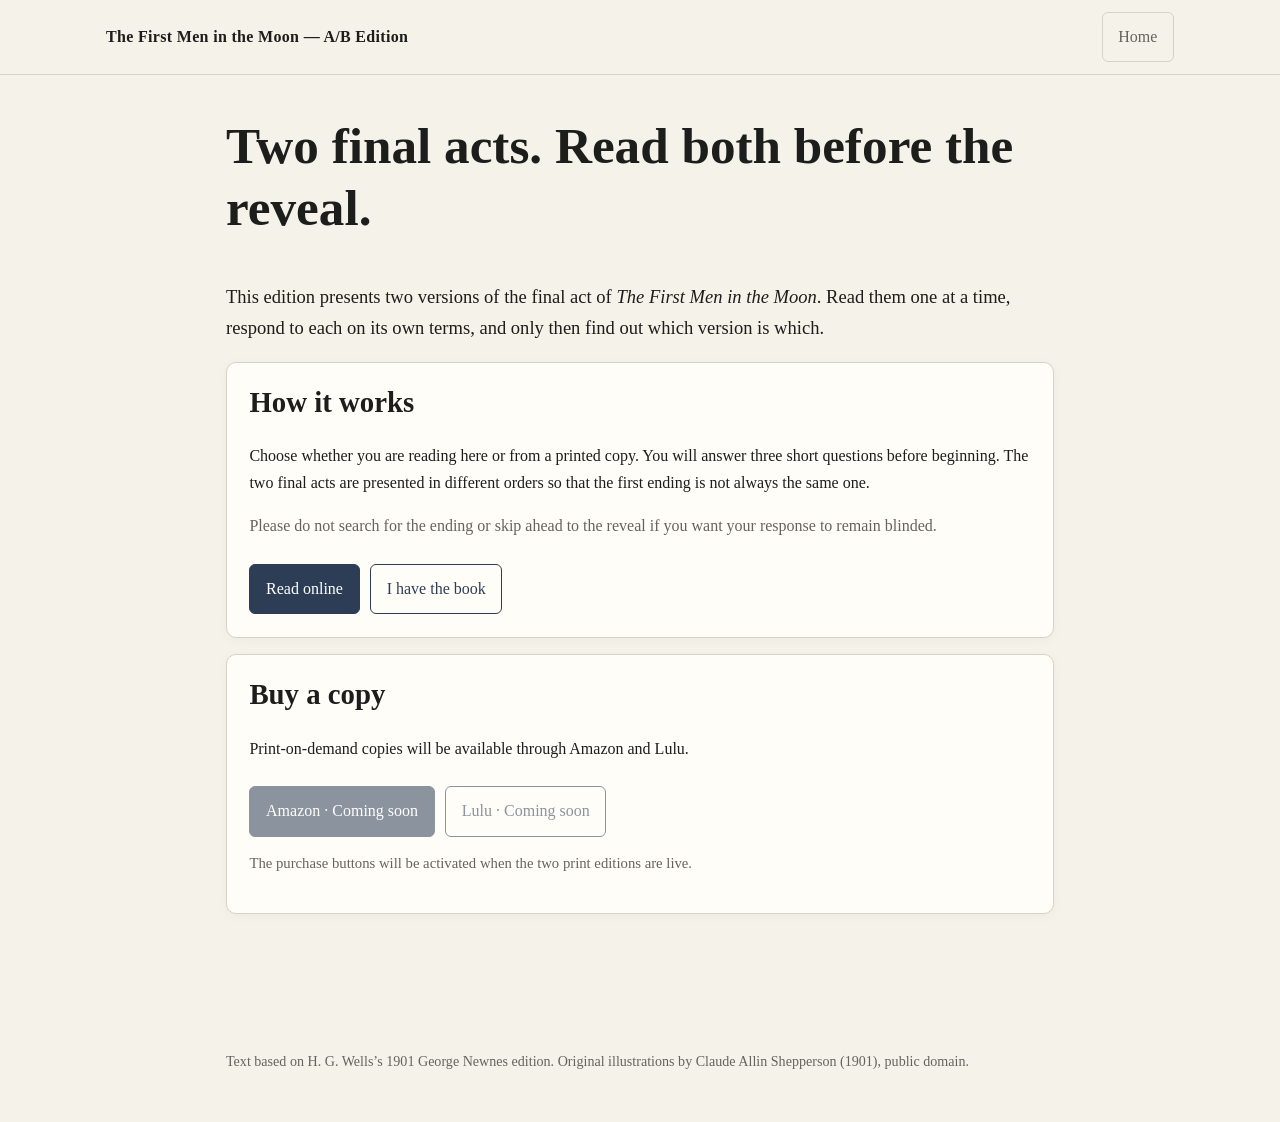
<file: index.html>
<!doctype html>
<html lang="en">
<head>
  <meta charset="utf-8">
  <meta name="viewport" content="width=device-width, initial-scale=1">
  <title>The First Men in the Moon — A/B Edition</title>
  <link rel="stylesheet" href="style.css">
</head>
<body>
<header>
  <div class="bar">
    <div class="brand">The First Men in the Moon — A/B Edition</div>
    <nav class="nav"><button class="ghost" id="homeBtn" type="button">Home</button></nav>
  </div>
</header>

<main>
  <section id="home" class="app-screen active">
    <h1>Two final acts. Read both before the reveal.</h1>
    <p class="lede">This edition presents two versions of the final act of <em>The First Men in the Moon</em>. Read them one at a time, respond to each on its own terms, and only then find out which version is which.</p>
    <div class="card">
      <h2>How it works</h2>
      <p>Choose whether you are reading here or from a printed copy. You will answer three short questions before beginning. The two final acts are presented in different orders so that the first ending is not always the same one.</p>
      <p class="muted">Please do not search for the ending or skip ahead to the reveal if you want your response to remain blinded.</p>
      <div class="actions">
        <button id="startOnline" type="button">Read online</button>
        <button id="startBook" class="secondary" type="button">I have the book</button>
      </div>
    </div>
    <div class="card" id="buy">
      <h2>Buy a copy</h2>
      <p>Print-on-demand copies will be available through Amazon and Lulu.</p>
      <div class="actions">
        <button type="button" disabled>Amazon · Coming soon</button>
        <button type="button" class="secondary" disabled>Lulu · Coming soon</button>
      </div>
      <p class="small muted">The purchase buttons will be activated when the two print editions are live.</p>
    </div>
  </section>

  <section id="bookCode" class="app-screen">
    <div class="progress">Printed book · Reader code</div>
    <h2>Which code is printed in your copy?</h2>
    <div class="card">
      <p>Find the reader code printed in your book and select it below. The code only tells this site which final act appears first in your copy.</p>
      <div class="actions code-buttons">
        <button type="button" data-book-code="Z">Z</button>
        <button type="button" data-book-code="X">X</button>
      </div>
      <div class="actions"><button id="bookCodeBack" class="secondary" type="button">Back</button></div>
    </div>
  </section>

  <section id="screening" class="app-screen">
    <div class="progress">Step 1 of 7 · Before you read</div>
    <h2>Before you begin</h2>
    <form id="screeningForm" class="card" novalidate>
      <fieldset class="q"><legend>1. Before today, had you read the published novel?</legend><div class="choices"><label><input type="radio" name="readBefore" value="yes">Yes</label><label><input type="radio" name="readBefore" value="no">No</label></div></fieldset>
      <fieldset class="q"><legend>2. Before beginning this experiment, did you remember the published ending well enough that you expected you would recognise it if you saw it?</legend><div class="choices"><label><input type="radio" name="recognise" value="yes">Yes</label><label><input type="radio" name="recognise" value="no">No</label></div></fieldset>
      <fieldset class="q"><legend>3. Before beginning this experiment, did you already know what distinguishes the two final acts in this edition?</legend><div class="choices"><label><input type="radio" name="knowDifference" value="yes">Yes</label><label><input type="radio" name="knowDifference" value="no">No</label></div></fieldset>
      <p id="screeningError" class="small warning hidden" role="alert">Please answer all three questions before continuing.</p>
      <div class="actions"><button id="screeningBack" class="secondary" type="button">Back</button><button id="screeningContinue" type="button">Continue</button></div>
    </form>
  </section>

  <section id="onlineReader" class="app-screen">
    <div class="progress">Step 2 of 7 · Read the novel <span class="mode-tag">Online</span></div>
    <div class="reader-shell">
      <nav id="onlineChapterNav" class="chapter-jump" aria-label="Chapter navigation"></nav>
      <article id="onlineReaderText" class="reader"><p>Loading the novel…</p></article>
      <div class="reader-nav">
        <button id="readerPrev" class="secondary" type="button">Previous</button>
        <span id="readerStatus" class="reader-status"></span>
        <button id="readerNext" type="button">Next</button>
      </div>
    </div>
    <p id="readerError" class="small warning hidden" role="alert"></p>
  </section>

  <section id="firstEndingOnly" class="app-screen">
    <div class="progress">First final act</div>
    <div class="reader-shell">
      <nav id="firstEndingChapterNav" class="chapter-jump" aria-label="Chapter navigation"></nav>
      <article id="firstEndingText" class="reader"></article>
    </div>
    <div class="actions"><button id="firstEndingDone" type="button">I’ve finished this ending</button></div>
  </section>

  <section id="bookFirst" class="app-screen">
    <div class="progress">Step 2 of 7 · First final act <span class="mode-tag">Printed book</span></div>
    <h2>Read the first final act in your book</h2>
    <div class="card">
      <p>Read the first final act in your copy. Stop at the divider before the second final act and return here.</p>
      <div class="actions"><button id="bookFirstBack" class="secondary" type="button">Back</button><button id="bookFirstDone" type="button">I’ve finished the first final act</button></div>
    </div>
  </section>

  <section id="survey1" class="app-screen">
    <div class="progress">Step 3 of 7 · Your response to the first ending</div>
    <h2>Your response</h2>
    <form id="survey1Form" class="card" novalidate></form>
  </section>

  <section id="secondEnding" class="app-screen">
    <div class="progress">Step 4 of 7 · Second final act <span class="mode-tag">Online</span></div>
    <h2>Now read the other final act</h2>
    <div class="reader-shell">
      <nav id="secondEndingChapterNav" class="chapter-jump" aria-label="Chapter navigation"></nav>
      <article id="secondEndingText" class="reader"><p>Loading…</p></article>
    </div>
    <div class="actions"><button id="secondEndingDone" type="button">I’ve finished this ending</button></div>
  </section>

  <section id="bookSecond" class="app-screen">
    <div class="progress">Step 4 of 7 · Second final act <span class="mode-tag">Printed book</span></div>
    <h2>Now read the second final act in your book</h2>
    <div class="card">
      <p>Continue to the second final act in your copy. When you finish it, return here before looking anything up about the endings.</p>
      <div class="actions"><button id="bookSecondBack" class="secondary" type="button">Back</button><button id="bookSecondDone" type="button">I’ve finished the second final act</button></div>
    </div>
  </section>

  <section id="survey2" class="app-screen">
    <div class="progress">Step 5 of 7 · Your response to the second ending</div>
    <h2>Your response</h2>
    <form id="survey2Form" class="card" novalidate></form>
  </section>

  <section id="compare" class="app-screen">
    <div class="progress">Step 6 of 7 · Compare the two endings</div>
    <h2>Before the reveal</h2>
    <form id="compareForm" class="card" novalidate>
      <fieldset class="q"><legend>1. Which ending did you prefer overall?</legend><div class="choices"><label><input type="radio" name="preferred" value="first">First ending</label><label><input type="radio" name="preferred" value="second">Second ending</label><label><input type="radio" name="preferred" value="none">No preference</label></div></fieldset>
      <fieldset class="q"><legend>2. Which ending do you think appeared in the published novel?</legend><div class="choices"><label><input type="radio" name="publishedGuess" value="first">First ending</label><label><input type="radio" name="publishedGuess" value="second">Second ending</label><label><input type="radio" name="publishedGuess" value="cant_choose">I can’t choose</label></div></fieldset>
      <div class="q"><label>3. How confident are you in that answer?</label><div class="scale" id="confidenceScale"></div><div class="scale-note"><span>1 · not confident</span><span>9 · extremely confident</span></div></div>
      <div class="q"><label for="whyPreferred">4. Optional: Why did you prefer that ending?</label><textarea id="whyPreferred" name="whyPreferred"></textarea><p class="small muted">Optional comments may contribute to an anonymous aggregate summary shown after the reveal.</p></div>
      <p id="compareError" class="small warning hidden" role="alert">Please answer questions 1–3 before continuing. Question 4 is optional.</p>
      <div class="actions"><button id="compareBack" class="secondary" type="button">Back</button><button id="compareContinue" type="button">Reveal the two endings</button></div>
    </form>
  </section>

  <section id="reveal" class="app-screen">
    <div class="progress">Step 7 of 7 · Reveal</div>
    <div class="card reveal" id="revealText"></div>
    <form id="postRevealForm" class="card" novalidate>
      <div class="q"><label>1. How surprised were you by the reveal?</label><div class="scale" id="surpriseScale"></div><div class="scale-note"><span>1 · not at all</span><span>9 · extremely</span></div></div>
      <fieldset class="q"><legend>2. Now that you know which ending was published, has your preference changed?</legend><div class="choices"><label><input type="radio" name="changed" value="yes">Yes</label><label><input type="radio" name="changed" value="no">No</label></div></fieldset>
      <fieldset class="q hidden" id="newPreferenceWrap"><legend>Which do you prefer now?</legend><div class="choices"><label><input type="radio" name="newPreference" value="published">Published ending</label><label><input type="radio" name="newPreference" value="alternative">Alternative ending</label><label><input type="radio" name="newPreference" value="none">No preference</label></div></fieldset>
      <p id="postRevealError" class="small warning hidden" role="alert"></p>
      <div class="actions"><button id="postRevealContinue" type="button">See results</button></div>
    </form>
  </section>

  <section id="results" class="app-screen">
    <h2>Your results</h2>
    <div class="card">
      <div class="result-grid">
        <div class="result-box"><span>Blindness</span><b id="blindnessOut">—</b></div>
        <div class="result-box"><span>Reading mode</span><b id="modeOut">—</b></div>
        <div class="result-box"><span>Read first</span><b id="orderOut">—</b></div>
        <div class="result-box"><span>Preferred</span><b id="preferenceOut">—</b></div>
        <div class="result-box"><span>Previously read the novel</span><b id="readBeforeOut">—</b></div>
        <div class="result-box hidden" id="sequenceBox"><span>Book-reading sequence</span><b id="sequenceOut">—</b></div>
      </div>
    </div>

    <div class="card">
      <h2>Your comments</h2>
      <h3>First ending</h3><div id="firstCommentOut" class="comment-quote muted">No comment entered.</div>
      <h3>Second ending</h3><div id="secondCommentOut" class="comment-quote muted">No comment entered.</div>
      <h3>Why you preferred that ending</h3><div id="preferenceCommentOut" class="comment-quote muted">No comment entered.</div>
    </div>

    <div class="card">
      <h2>What readers are saying</h2>
      <p><strong>AI-generated summary of reader responses</strong></p>
      <p class="muted">This section will summarise anonymous pre-reveal comments once the shared response database is connected. It will not be generated from the post-reveal discussion.</p>
    </div>

    <div class="card">
      <h2>Discussion</h2>
      <p>Your anonymous discussion name on this browser is:</p>
      <p class="moon-name" id="discussionName">—</p>
      <p class="muted">The same browser will keep this name. There are no accounts, passwords or recovery codes, and the discussion name is not connected to your survey answers.</p>
      <p class="muted">Shared discussion will appear here once its backend is connected.</p>
    </div>
  </section>
</main>

<footer>Text based on H. G. Wells’s 1901 George Newnes edition. Original illustrations by Claude Allin Shepperson (1901), public domain.</footer>
<script src="script.js"></script>
</body>
</html>
</file>
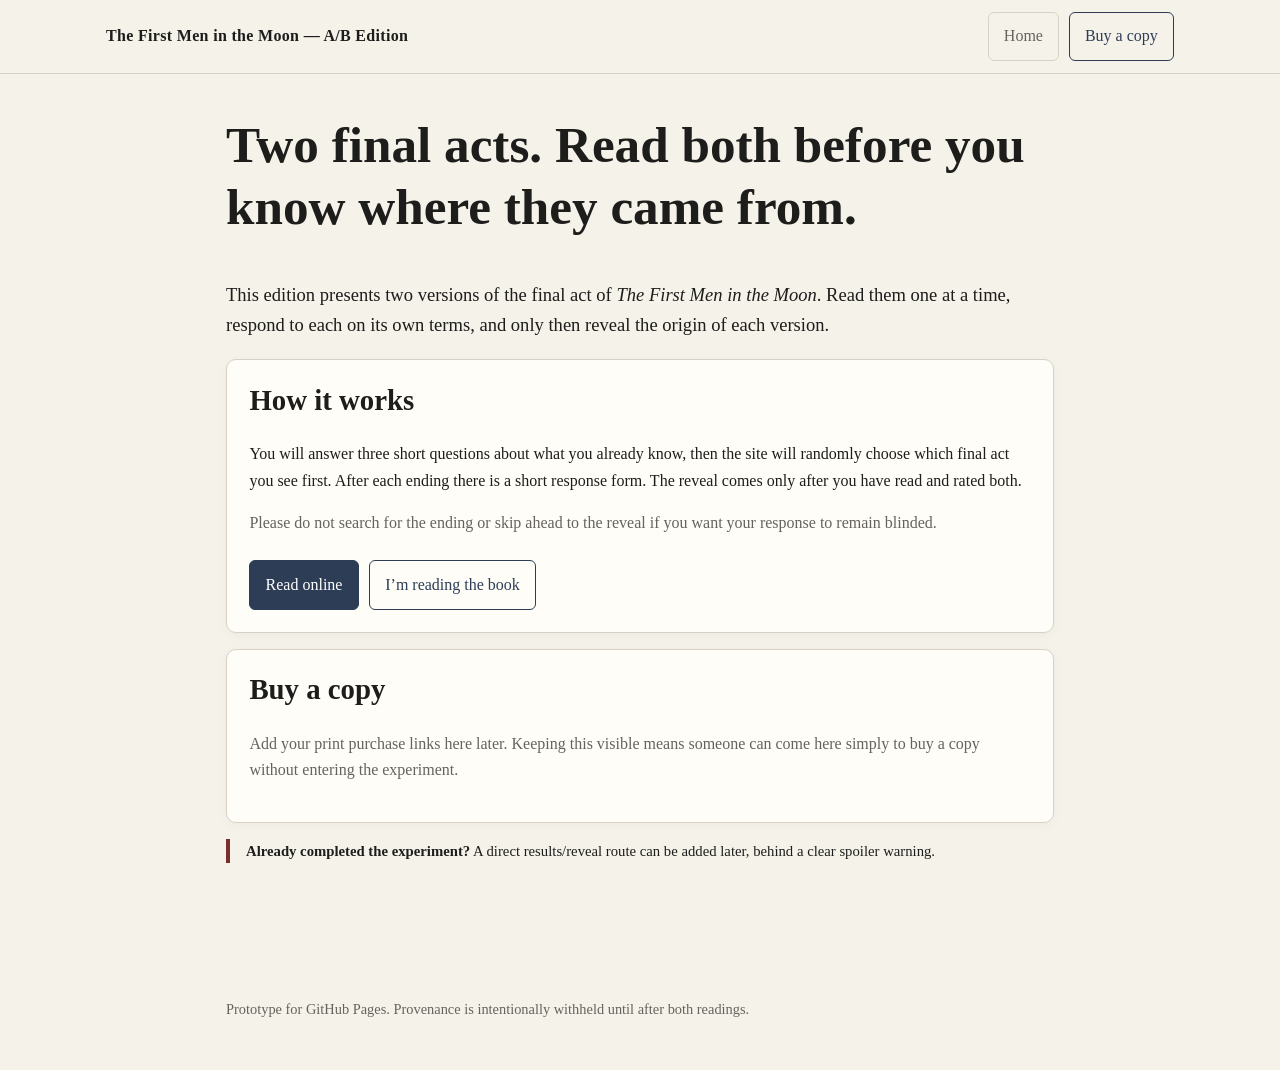
<file: index_with_endings.html>
<!doctype html>
<html lang="en">
<head>
  <meta charset="utf-8" />
  <meta name="viewport" content="width=device-width, initial-scale=1" />
  <title>The First Men in the Moon — A/B Edition</title>
  <style>
    :root {
      --bg:#f5f2ea; --paper:#fffdf8; --ink:#1d1d1b; --muted:#66635e;
      --line:#d8d2c6; --accent:#2d3d56; --accent2:#e9edf3; --danger:#7a2f2f;
      --max:860px;
    }
    *{box-sizing:border-box}
    body{margin:0;background:var(--bg);color:var(--ink);font-family:Georgia,"Times New Roman",serif;line-height:1.65}
    header{position:sticky;top:0;z-index:10;background:rgba(245,242,234,.96);border-bottom:1px solid var(--line);backdrop-filter:blur(6px)}
    .bar{max-width:1100px;margin:auto;padding:.75rem 1rem;display:flex;align-items:center;gap:1rem;justify-content:space-between}
    .brand{font-weight:700;letter-spacing:.02em}.nav{display:flex;gap:.6rem;flex-wrap:wrap}
    button,.button{font:inherit;border:1px solid var(--accent);background:var(--accent);color:white;padding:.65rem .95rem;border-radius:6px;cursor:pointer;text-decoration:none;display:inline-block}
    button.secondary,.button.secondary{background:transparent;color:var(--accent)}
    button.ghost{background:transparent;color:var(--muted);border-color:var(--line)}
    button:disabled{opacity:.55;cursor:not-allowed}
    main{max-width:var(--max);margin:2.5rem auto;padding:0 1rem 5rem}
    section{display:none}.active{display:block}
    .card{background:var(--paper);border:1px solid var(--line);border-radius:10px;padding:1.4rem;margin:1rem 0;box-shadow:0 2px 12px rgba(0,0,0,.035)}
    h1,h2,h3{line-height:1.2;margin-top:0}h1{font-size:clamp(2rem,5vw,3.2rem)}h2{font-size:1.8rem}
    .lede{font-size:1.16rem}.muted{color:var(--muted)}.small{font-size:.92rem}.warning{border-left:4px solid var(--danger);padding-left:1rem}
    .q{margin:1.4rem 0}.q>label,.q>legend{font-weight:700;display:block;margin-bottom:.55rem}
    fieldset{border:0;padding:0;margin:0}.choices{display:flex;gap:.65rem;flex-wrap:wrap}.choices label{font-weight:400;border:1px solid var(--line);background:white;border-radius:6px;padding:.5rem .7rem;cursor:pointer}
    input[type=radio]{margin-right:.35rem}.scale{display:grid;grid-template-columns:repeat(9,minmax(0,1fr));gap:.35rem;max-width:650px}.scale label{text-align:center;border:1px solid var(--line);background:#fff;padding:.45rem .2rem;border-radius:5px;cursor:pointer}.scale input{display:block;margin:.1rem auto .2rem}
    .scale-note{display:flex;justify-content:space-between;max-width:650px;color:var(--muted);font-size:.86rem;margin-top:.25rem}
    textarea{width:100%;min-height:130px;font:inherit;padding:.8rem;border:1px solid var(--line);border-radius:6px;background:#fff}
    .reader{font-size:1.07rem}.reader p{margin:0 0 1.1em}.reader h2{text-align:center;margin:2rem 0 1.5rem}.placeholder{border:2px dashed var(--line);padding:2rem;text-align:center;color:var(--muted);background:#faf8f2}
    .actions{display:flex;gap:.65rem;flex-wrap:wrap;margin-top:1.5rem}.progress{font-family:system-ui,sans-serif;font-size:.84rem;color:var(--muted);margin-bottom:1rem}
    .reveal{font-size:1.25rem;text-align:center;padding:2rem}.reveal strong{font-size:1.5rem}
    .hidden{display:none!important}.result-grid{display:grid;grid-template-columns:repeat(auto-fit,minmax(180px,1fr));gap:1rem}.result-box{padding:1rem;border:1px solid var(--line);border-radius:8px;background:#fff}.result-box b{display:block;font-size:1.6rem}
    footer{max-width:var(--max);margin:0 auto 3rem;padding:0 1rem;color:var(--muted);font-size:.9rem}
    @media(max-width:640px){.scale{grid-template-columns:repeat(3,1fr)}.nav .button.secondary{display:none}}
  </style>
</head>
<body>
<header>
  <div class="bar">
    <div class="brand">The First Men in the Moon — A/B Edition</div>
    <div class="nav">
      <button class="ghost" id="homeBtn">Home</button>
      <a class="button secondary" href="#buy" id="buyBtn">Buy a copy</a>
    </div>
  </div>
</header>

<main>
  <section id="home" class="active">
    <h1>Two final acts. Read both before you know where they came from.</h1>
    <p class="lede">This edition presents two versions of the final act of <em>The First Men in the Moon</em>. Read them one at a time, respond to each on its own terms, and only then reveal the origin of each version.</p>
    <div class="card">
      <h2>How it works</h2>
      <p>You will answer three short questions about what you already know, then the site will randomly choose which final act you see first. After each ending there is a short response form. The reveal comes only after you have read and rated both.</p>
      <p class="muted">Please do not search for the ending or skip ahead to the reveal if you want your response to remain blinded.</p>
      <div class="actions"><button id="startOnline">Read online</button><button class="secondary" id="bookMode">I’m reading the book</button></div>
    </div>
    <div class="card" id="buy">
      <h2>Buy a copy</h2>
      <p class="muted">Add your print purchase links here later. Keeping this visible means someone can come here simply to buy a copy without entering the experiment.</p>
    </div>
    <p class="small warning"><strong>Already completed the experiment?</strong> A direct results/reveal route can be added later, behind a clear spoiler warning.</p>
  </section>

  <section id="screening">
    <div class="progress">Step 1 of 7 · Before you read</div>
    <h2>Before you begin</h2>
    <form id="screeningForm" class="card">
      <fieldset class="q"><legend>1. Before today, had you read the published novel?</legend><div class="choices"><label><input type="radio" name="readBefore" value="yes" required>Yes</label><label><input type="radio" name="readBefore" value="no">No</label></div></fieldset>
      <fieldset class="q"><legend>2. Before beginning this experiment, did you remember the published ending well enough that you expected you would recognise it if you saw it?</legend><div class="choices"><label><input type="radio" name="recognise" value="yes" required>Yes</label><label><input type="radio" name="recognise" value="no">No</label></div></fieldset>
      <fieldset class="q"><legend>3. Before beginning this experiment, did you already know what distinguishes the two final acts in this edition?</legend><div class="choices"><label><input type="radio" name="knowDifference" value="yes" required>Yes</label><label><input type="radio" name="knowDifference" value="no">No</label></div></fieldset>
      <div class="actions"><button type="submit">Continue</button></div>
    </form>
  </section>

  <section id="ending1">
    <div class="progress">Step 2 of 7 · First final act</div>
    <h2>First final act</h2>
    <article class="card reader" id="ending1Text"></article>
    <div class="actions"><button id="toSurvey1">I’ve finished this ending</button></div>
  </section>

  <section id="survey1">
    <div class="progress">Step 3 of 7 · Your response to the first ending</div>
    <h2>Your response</h2>
    <form id="survey1Form" class="card endingSurvey" data-which="first"></form>
  </section>

  <section id="ending2">
    <div class="progress">Step 4 of 7 · Second final act</div>
    <h2>Second final act</h2>
    <article class="card reader" id="ending2Text"></article>
    <div class="actions"><button id="toSurvey2">I’ve finished this ending</button></div>
  </section>

  <section id="survey2">
    <div class="progress">Step 5 of 7 · Your response to the second ending</div>
    <h2>Your response</h2>
    <form id="survey2Form" class="card endingSurvey" data-which="second"></form>
  </section>

  <section id="compare">
    <div class="progress">Step 6 of 7 · Compare the two endings</div>
    <h2>Before the reveal</h2>
    <form id="compareForm" class="card">
      <fieldset class="q"><legend>1. Which ending did you prefer overall?</legend><div class="choices"><label><input type="radio" name="preferred" value="first" required>First ending</label><label><input type="radio" name="preferred" value="second">Second ending</label><label><input type="radio" name="preferred" value="none">No preference</label></div></fieldset>
      <fieldset class="q"><legend>2. Which ending do you think appeared in the published novel?</legend><div class="choices"><label><input type="radio" name="publishedGuess" value="first" required>First ending</label><label><input type="radio" name="publishedGuess" value="second">Second ending</label><label><input type="radio" name="publishedGuess" value="cant_choose">I can’t choose</label></div></fieldset>
      <div class="q"><label>3. How confident are you in that answer?</label><div class="scale" id="confidenceScale"></div><div class="scale-note"><span>1 · not confident</span><span>9 · extremely confident</span></div></div>
      <div class="q"><label for="whyPreferred">Optional: Why did you prefer that ending?</label><textarea id="whyPreferred" name="whyPreferred"></textarea></div>
      <div class="actions"><button type="submit">Reveal the two endings</button></div>
    </form>
  </section>

  <section id="reveal">
    <div class="progress">Step 7 of 7 · Reveal</div>
    <div class="card reveal" id="revealText"></div>
    <form id="postRevealForm" class="card">
      <div class="q"><label>1. How surprised were you by the reveal?</label><div class="scale" id="surpriseScale"></div><div class="scale-note"><span>1 · not at all</span><span>9 · extremely</span></div></div>
      <fieldset class="q"><legend>2. Now that you know which ending was published, has your preference changed?</legend><div class="choices"><label><input type="radio" name="changed" value="yes" required>Yes</label><label><input type="radio" name="changed" value="no">No</label></div></fieldset>
      <fieldset class="q hidden" id="newPreferenceWrap"><legend>Which do you prefer now?</legend><div class="choices"><label><input type="radio" name="newPreference" value="published">Published ending</label><label><input type="radio" name="newPreference" value="alternative">Alternative ending</label><label><input type="radio" name="newPreference" value="none">No preference</label></div></fieldset>
      <div class="actions"><button type="submit">See results</button></div>
    </form>
  </section>

  <section id="results">
    <h2>Results</h2>
    <div class="card">
      <p><strong>This prototype does not yet send responses to a central database.</strong> Your answers are stored only in this browser so the flow can be tested on GitHub Pages.</p>
      <p class="muted">The next technical step is to connect this form to a response collector. Once that exists, this section can show live aggregate results, including fully blinded / partially blinded / unblinded readers and order effects.</p>
      <div class="result-grid">
        <div class="result-box"><span>Your blindness category</span><b id="blindnessOut">—</b></div>
        <div class="result-box"><span>You read first</span><b id="orderOut">—</b></div>
        <div class="result-box"><span>You preferred</span><b id="preferenceOut">—</b></div>
      </div>
    </div>
    <div class="card">
      <h2>Why I made this</h2>
      <p class="muted">Your project essay goes here, after the reader has already judged both endings and seen the results.</p>
    </div>
    <div class="card">
      <h2>Discussion</h2>
      <p class="muted">A post-reveal discussion thread can be embedded here later. Keep it behind the reveal so comments cannot spoil or prime new readers.</p>
    </div>
  </section>
</main>
<footer>Prototype for GitHub Pages. Provenance is intentionally withheld until after both readings.</footer>

<script>
  // Final-act texts are embedded below. Provenance labels are internal only.
  const endings = {
    published: "<h2>XXV<br>THE GRAND LUNAR</h2>
<p>The penultimate message describes, with occasionally even elaborate detail, the encounter between Cavor and the Grand Lunar, who is the ruler or master of the moon. Cavor seems to have sent most of it without interference, but to have been interrupted in the concluding portion. The second came after an interval of a week.</p>
<p>The first message begins: “At last I am able to resume this--” it then becomes illegible for a space, and after a time resumes in mid-sentence.</p>
<p>The missing words of the following sentence are probably “the crowd.” There follows quite clearly: “grew ever denser as we drew near the palace of the Grand Lunar--if I may call a series of excavations a palace. Everywhere faces stared at me--blank, chitinous gapes and masks, eyes peering over tremendous olfactory developments, eyes beneath monstrous forehead plates; an undergrowth of smaller creatures dodged and yelped, and helmet faces poised on sinuous, long-jointed necks appeared craning over shoulders and beneath armpits. Keeping a welcome space about me marched a cordon of stolid, scuttle-headed guards, who had joined us on our leaving the boat in which we had come along the channels of the Central Sea. The quick-eyed artist with the little brain joined us also, and a thick bunch of lean porter-insects swayed and struggled under the multitude of conveniences that were considered essential to my state. I was carried in a litter during the final stage of our journey. This litter was made of some very ductile metal that looked dark to me, meshed and woven, and with bars of paler metal, and about me as I advanced there grouped itself a long and complicated procession.</p>
<p>“In front, after the manner of heralds, marched four trumpet-faced creatures making a devastating bray; and then came squat, resolute-moving ushers before and behind, and on either hand a galaxy of learned heads, a sort of animated encyclopædia, who were, Phi-oo explained, to stand about the Grand Lunar for purposes of reference. (Not a thing in lunar science, not a point of view or method of thinking, that these wonderful beings did not carry in their heads!) Followed guards and porters, and then Phi-oo’s shivering brain borne also on a litter. Then came Tsi-puff in a slightly less important litter; then myself on a litter of greater elegance than any other, and surrounded by my food and drink attendants. More trumpeters came next, splitting the ear with vehement outcries, and then several big brains, special correspondents one might well call them, or historiographers, charged with the task of observing and remembering every detail of this epoch-making interview. A company of attendants, bearing and dragging banners and masses of scented fungus and curious symbols, vanished in the darkness behind. The way was lined by ushers and officers in caparisons that gleamed like steel, and beyond their line, so far as my eyes could pierce the gloom, the heads of that enormous crowd extended.</p>
<p>“I will own that I am still by no means indurated to the peculiar effect of the Selenite appearance, and to find myself, as it were, adrift on this broad sea of excited entomology was by no means agreeable. Just for a space I had something very like what I should imagine people mean when they speak of the ‘horrors.’ It had come to me before in these lunar caverns, when on occasion I have found myself weaponless and with an undefended back, amidst a crowd of these Selenites, but never quite so vividly. It is, of course, as absolutely irrational a feeling as one could well have, and I hope gradually to subdue it. But just for a moment, as I swept forward into the welter of the vast crowd, it was only by gripping my litter tightly and summoning all my will-power that I succeeded in avoiding an outcry or some such manifestation. It lasted perhaps three minutes; then I had myself in hand again.</p>
<p>“We ascended the spiral of a vertical way for some time and then passed through a series of huge halls, dome-roofed and elaborately decorated. The approach to the Grand Lunar was certainly contrived to give one a vivid impression of his greatness. Each cavern one entered seemed greater and more boldly arched than its predecessor. This effect of progressive size was enhanced by a thin haze of faintly phosphorescent blue incense that thickened as one advanced, and robbed even the nearer figures of clearness. I seemed to advance continually to something larger, dimmer, and less material.</p>
<p>“I must confess that all this multitude made me feel extremely shabby and unworthy. I was unshaven and unkempt; I had brought no razor; I had a coarse beard over my mouth. On earth I have always been inclined to despise any attention to my person beyond a proper care for cleanliness; but under the exceptional circumstances in which I found myself, representing, as I did, my planet and my kind, and depending very largely upon the attractiveness of my appearance for a proper reception, I could have given much for something a little more artistic and dignified than the husks I wore. I had been so serene in the belief that the moon was uninhabited as to overlook such precautions altogether. As it was I was dressed in a flannel jacket, knickerbockers, and golfing stockings, stained with every sort of dirt the moon offered; slippers (of which the left heel was wanting), and a blanket, through a hole in which I thrust my head. (These clothes, indeed, I still wear.) Sharp bristles are anything but an improvement to my cast of features, and there was an unmended tear at the knee of my knickerbockers that showed conspicuously as I squatted in my litter; my right stocking, too, persisted in getting about my ankle. I am fully alive to the injustice my appearance did humanity, and if by any expedient I could have improvised something a little out of the way and imposing I would have done so. But I could hit upon nothing. I did what I could with my blanket--folding it somewhat after the fashion of a toga, and for the rest I sat as upright as the swaying of my litter permitted.</p>
<p>“Imagine the largest hall you have ever been in, imperfectly lit with blue light and obscured by a grey-blue fog, surging with metallic or livid-grey creatures of such a mad diversity as I have hinted. Imagine this hall to end in an open archway beyond which is a still larger hall, and beyond this yet another and still larger one, and so on. At the end of the vista, dimly seen, a flight of steps, like the steps of Ara Cœli at Rome, ascend out of sight. Higher and higher these steps appear to go as one draws nearer their base. But at last I came under a huge archway and beheld the summit of these steps, and upon it the Grand Lunar exalted on his throne.</p>
<p>“He was seated in what was relatively a blaze of incandescent blue. This, and the darkness about him, gave him an effect of floating in a blue-black void. He seemed a small, self-luminous cloud at first, brooding on his sombre throne; his brain case must have measured many yards in diameter. For some reason that I cannot fathom a number of blue search-lights radiated from behind the throne on which he sat, and immediately encircling him was a halo. About him, and little and indistinct in this glow, a number of body-servants sustained and supported him, and overshadowed and standing in a huge semicircle beneath him were his intellectual subordinates, his remembrancers and computators and searchers and servants, and all the distinguished insects of the court of the moon. Still lower stood ushers and messengers, and then all down the countless steps of the throne were guards, and at the base, enormous, various, indistinct, vanishing at last into an absolute black, a vast swaying multitude of the minor dignitaries of the moon. Their feet made a perpetual scraping whisper on the rocky floor, their limbs moved with a rustling murmur.</p>
<p>“As I entered the penultimate hall the music rose and expanded into an imperial magnificence of sound, and the shrieks of the newsbearers died away....</p>
<p class=\"muted\" style=\"text-align:center\"><em>[Illustration: THE GRAND LUNAR]</em></p>
<p>“I entered the last and greatest hall....</p>
<p>“My procession opened out like a fan. My ushers and guards went right and left, and the three litters bearing myself and Phi-oo and Tsi-puff marched across a shiny darkness of floor to the foot of the giant stairs. Then began a vast throbbing hum, that mingled with the music. The two Selenites dismounted, but I was bidden remain seated--I imagine as a special honour. The music ceased, but not that humming, and by a simultaneous movement of ten thousand respectful heads my attention was directed to the enhaloed supreme intelligence that hovered above me.</p>
<p>“At first as I peered into the radiating glow this quintessential brain looked very much like an opaque, featureless bladder with dim, undulating ghosts of convolutions writhing visibly within. Then beneath its enormity and just above the edge of the throne one saw with a start minute elfin eyes peering out of the glow. No face, but eyes, as if they peered through holes. At first I could see no more than these two staring little eyes, and then below I distinguished the little dwarfed body and its insect-jointed limbs shrivelled and white. The eyes stared down at me with a strange intensity, and the lower part of the swollen globe was wrinkled. Ineffectual-looking little hand-tentacles steadied this shape on the throne....</p>
<p>“It was great. It was pitiful. One forgot the hall and the crowd.</p>
<p>“I ascended the staircase by jerks. It seemed to me that this darkly glowing brain case above us spread over me, and took more and more of the whole effect into itself as I drew nearer. The tiers of attendants and helpers grouped about their master seemed to dwindle and fade into the night. I saw that shadowy attendants were busy spraying that great brain with a cooling spray, and patting and sustaining it. For my own part, I sat gripping my swaying litter and staring at the Grand Lunar, unable to turn my gaze aside. And at last, as I reached a little landing that was separated only by ten steps or so from the supreme seat, the woven splendour of the music reached a climax and ceased, and I was left naked, as it were, in that vastness, beneath the still scrutiny of the Grand Lunar’s eyes.</p>
<p>“He was scrutinising the first man he had ever seen....</p>
<p>“My eyes dropped at last from his greatness to the faint figures in the blue mist about him, and then down the steps to the massed Selenites, still and expectant in their thousands, packed on the floor below. Once again an unreasonable horror reached out towards me.... And passed.</p>
<p>“After the pause came the salutation. I was assisted from my litter, and stood awkwardly while a number of curious and no doubt deeply symbolical gestures were vicariously performed for me by two slender officials. The encyclopædic galaxy of the learned that had accompanied me to the entrance of the last hall appeared two steps above me and left and right of me, in readiness for the Grand Lunar’s need, and Phi-oo’s pale brain placed itself about half-way up to the throne in such a position as to communicate easily between us without turning his back on either the Grand Lunar or myself. Tsi-puff took up a position behind him. Dexterous ushers sidled sideways towards me, keeping a full face to the Presence. I seated myself Turkish fashion, and Phi-oo and Tsi-puff also knelt down above me. There came a pause. The eyes of the nearer court went from me to the Grand Lunar and came back to me, and a hissing and piping of expectation passed across the hidden multitudes below and ceased.</p>
<p>“That humming ceased.</p>
<p>“For the first and last time in my experience the moon was silent.</p>
<p>“I became aware of a faint wheezy noise. The Grand Lunar was addressing me. It was like the rubbing of a finger upon a pane of glass.</p>
<p>“I watched him attentively for a time, and then glanced at the alert Phi-oo. I felt amidst these slender beings ridiculously thick and fleshy and solid; my head all jaw and black hair. My eyes went back to the Grand Lunar. He had ceased; his attendants were busy, and his shining superficies was glistening and running with cooling spray.</p>
<p>“Phi-oo meditated through an interval. He consulted Tsi-puff. Then he began piping his recognisable English--at first a little nervously, so that he was not very clear.</p>
<p>“‘M’m--the Grand Lunar--wishes to say--wishes to say--he gathers you are--m’m--men--that you are a man from the planet earth. He wishes to say that he welcomes you--welcomes you--and wishes to learn--learn, if I may use the word--the state of your world, and the reason why you came to this.’</p>
<p>“He paused. I was about to reply when he resumed. He proceeded to remarks of which the drift was not very clear, though I am inclined to think they were intended to be complimentary. He told me that the earth was to the moon what the sun is to the earth, and that the Selenites desired very greatly to learn about the earth and men. He then told me, no doubt in compliment also, the relative magnitude and diameter of earth and moon, and the perpetual wonder and speculation with which the Selenites had regarded our planet. I meditated with downcast eyes, and decided to reply that men too had wondered what might lie in the moon, and had judged it dead, little recking of such magnificence as I had seen that day. The Grand Lunar, in token of recognition, caused his long blue rays to rotate in a very confusing manner, and all about the great hall ran the pipings and whisperings and rustlings of the report of what I had said. He then proceeded to put to Phi-oo a number of inquiries which were easier to answer.</p>
<p>“He understood, he explained, that we lived on the surface of the earth, that our air and sea were outside the globe; the latter part, indeed, he already knew from his astronomical specialists. He was very anxious to have more detailed information of what he called this extraordinary state of affairs, for from the solidity of the earth there had always been a disposition to regard it as uninhabitable. He endeavoured first to ascertain the extremes of temperature to which we earth beings were exposed, and he was deeply interested by my descriptive treatment of clouds and rain. His imagination was assisted by the fact that the lunar atmosphere in the outer galleries of the night side is not infrequently very foggy. He seemed inclined to marvel that we did not find the sunlight too intense for our eyes, and was interested in my attempt to explain that the sky was tempered to a bluish colour through the refraction of the air, though I doubt if he clearly understood that. I explained how the iris of the human eyes can contract the pupil and save the delicate internal structure from the excess of sunlight, and was allowed to approach within a few feet of the Presence in order that this structure might be seen. This led to a comparison of the lunar and terrestrial eyes. The former is not only excessively sensitive to such light as men can see, but it can also _see_ heat, and every difference in temperature within the moon renders objects visible to it.</p>
<p>“The iris was quite a new organ to the Grand Lunar. For a time he amused himself by flashing his rays into my face and watching my pupils contract. As a consequence, I was dazzled and blinded for some little time....</p>
<p>“But in spite of that discomfort I found something reassuring by insensible degrees in the rationality of this business of question and answer. I could shut my eyes, think of my answer, and almost forget that the Grand Lunar has no face....</p>
<p>“When I had descended again to my proper place the Grand Lunar asked how we sheltered ourselves from heat and storms, and I expounded to him the arts of building and furnishing. Here we wandered into misunderstandings and cross-purposes, due largely, I must admit, to the looseness of my expressions. For a long time I had great difficulty in making him understand the nature of a house. To him and his attendant Selenites it seemed, no doubt, the most whimsical thing in the world that men should build houses when they might descend into excavations, and an additional complication was introduced by the attempt I made to explain that men had originally begun their homes in caves, and that they were now taking their railways and many establishments beneath the surface. Here I think a desire for intellectual completeness betrayed me. There was also a considerable tangle due to an equally unwise attempt on my part to explain about mines. Dismissing this topic at last in an incomplete state, the Grand Lunar inquired what we did with the interior of our globe.</p>
<p>“A tide of twittering and piping swept into the remotest corners of that great assembly when it was at last made clear that we men know absolutely nothing of the contents of the world upon which the immemorial generations of our ancestors had been evolved. Three times had I to repeat that of all the 4000 miles of substance between the earth and its centre men knew only to the depth of a mile, and that very vaguely. I understood the Grand Lunar to ask why had I come to the moon seeing we had scarcely touched our own planet yet, but he did not trouble me at that time to proceed to an explanation, being too anxious to pursue the details of this mad inversion of all his ideas.</p>
<p>“He reverted to the question of weather, and I tried to describe the perpetually changing sky, and snow, and frost, and hurricanes. ‘But when the night comes,’ he asked, ‘is it not cold?’</p>
<p>“I told him it was colder than by day.</p>
<p>“‘And does not your atmosphere freeze?’</p>
<p>“I told him not; that it was never cold enough for that, because our nights were so short.</p>
<p>“‘Not even liquefy?’</p>
<p>“I was about to say ‘No,’ but then it occurred to me that one part at least of our atmosphere, the water vapour of it, does sometimes liquefy and form dew, and sometimes freeze and form frost--a process perfectly analogous to the freezing of all the external atmosphere of the moon during its longer night. I made myself clear on this point, and from that the Grand Lunar went on to speak with me of sleep. For the need of sleep that comes so regularly every twenty-four hours to all things is part also of our earthly inheritance. On the moon they rest only at rare intervals, and after exceptional exertions. Then I tried to describe to him the soft splendours of a summer night, and from that I passed to a description of those animals that prowl by night and sleep by day. I told him of lions and tigers, and here it seemed as though we had come to a deadlock. For, save in their waters, there are no creatures in the moon not absolutely domestic and subject to his will, and so it has been for immemorial years. They have monstrous water creatures, but no evil beasts, and the idea of anything strong and large existing ‘outside’ in the night is very difficult for them....</p>
<p>[The record is here too broken to transcribe for the space of perhaps twenty words or more.]</p>
<p>“He talked with his attendants, as I suppose, upon the strange superficiality and unreasonableness of (man), who lives on the mere surface of a world, a creature of waves and winds, and all the chances of space, who cannot even unite to overcome the beasts that prey upon his kind, and yet who dares to invade another planet. During this aside I sat thinking, and then at his desire I told him of the different sorts of men. He searched me with questions. ‘And for all sorts of work you have the same sort of men. But who thinks? Who governs?’</p>
<p>“I gave him an outline of the democratic method.</p>
<p>“When I had done he ordered cooling sprays upon his brow, and then requested me to repeat my explanation, conceiving something had miscarried.</p>
<p>“‘Do they not do different things, then?’ said Phi-oo.</p>
<p>“Some I admitted were thinkers and some officials; some hunted, some were mechanics, some artists, some toilers. ‘But _all_ rule,’ I said.</p>
<p>“‘And have they not different shapes to fit them to their different duties?’</p>
<p>“‘None that you can see,’ I said, ‘except, perhaps, for clothes. Their minds perhaps differ a little,’ I reflected.</p>
<p>“‘Their minds must differ a great deal,’ said the Grand Lunar, ‘or they would all want to do the same things.’</p>
<p>“In order to bring myself into a closer harmony with his preconceptions I said that his surmise was right. ‘It was all hidden in the brain,’ I said; ‘but the difference was there. Perhaps if one could see the minds and souls of men they would be as varied and unequal as the Selenites. There were great men and small men, men who could reach out far and wide, and men who could go swiftly; noisy, trumpet-minded men, and men who could remember without thinking.... [The record is indistinct for three words.]</p>
<p>“He interrupted me to recall me to my previous statement. ‘But you said all men rule?’ he pressed.</p>
<p>“‘To a certain extent,’ I said, and made, I fear, a denser fog with my explanation.</p>
<p>“He reached out to a salient fact. ‘Do you mean,’ he asked, ‘that there is no Grand Earthly?’</p>
<p>“I thought of several people, but assured him finally there was none. I explained that such autocrats and emperors as we had tried upon earth had usually ended in drink, or vice, or violence, and that the large and influential section of the people of the earth to which I belonged, the Anglo-Saxons, did not mean to try that sort of thing again. At which the Grand Lunar was even more amazed.</p>
<p>“‘But how do you keep even such wisdom as you have?’ he asked; and I explained to him the way we helped our limited [a word omitted here, probably “brains”] with libraries of books. I explained to him how our science was growing by the united labours of innumerable little men, and on that he made no comment save that it was evident we had mastered much in spite of our social savagery, or we could not have come to the moon. Yet the contrast was very marked. With knowledge the Selenites grew and changed; mankind stored their knowledge about them and remained brutes--equipped. He said this ... [Here there is a short piece of the record indistinct.]</p>
<p>“He then caused me to describe how we went about this earth of ours, and I described to him our railways and ships. For a time he could not understand that we had had the use of steam only one hundred years, but when he did he was clearly amazed. (I may mention as a singular thing that the Selenites use years to count by, just as we do on earth, though I can make nothing of their numeral system. That, however, does not matter, because Phi-oo understands ours.) From that I went on to tell him that mankind had dwelt in cities only for nine or ten thousand years, and that we were still not united in one brotherhood, but under many different forms of government. This astonished the Grand Lunar very much, when it was made clear to him. At first he thought we referred merely to administrative areas.</p>
<p>“‘Our States and Empires are still the rawest sketches of what order will some day be,’ I said, and so I came to tell him.... [At this point a length of record that probably represents thirty or forty words is totally illegible.]</p>
<p>“The Grand Lunar was greatly impressed by the folly of men in clinging to the inconvenience of diverse tongues. ‘They want to communicate, and yet not to communicate,’ he said, and then for a long time he questioned me closely concerning war.</p>
<p>“He was at first perplexed and incredulous. ‘You mean to say,’ he asked, seeking confirmation, ‘that you run about over the surface of your world--this world, whose riches you have scarcely begun to scrape--killing one another for beasts to eat?’</p>
<p>“I told him that was perfectly correct.</p>
<p>“He asked for particulars to assist his imagination. ‘But do not ships and your poor little cities get injured?’ he asked, and I found the waste of property and conveniences seemed to impress him almost as much as the killing. ‘Tell me more,’ said the Grand Lunar; ‘make me see pictures. I cannot conceive these things.’</p>
<p>“And so, for a space, though something loth, I told him the story of earthly War.</p>
<p>“I told him of the first orders and ceremonies of war, of warnings and ultimatums, and the marshalling and marching of troops. I gave him an idea of manœuvres and positions and battle joined. I told him of sieges and assaults, of starvation and hardship in trenches, and of sentinels freezing in the snow. I told him of routs and surprises, and desperate last stands and faint hopes, and the pitiless pursuit of fugitives and the dead upon the field. I told, too, of the past, of invasions and massacres, of the Huns and Tartars, and the wars of Mahomet and the Caliphs, and of the Crusades. And as I went on, and Phi-oo translated, the Selenites cooed and murmured in a steadily intensified emotion.</p>
<p>“I told them an ironclad could fire a shot of a ton twelve miles, and go through 20 ft. of iron--and how we could steer torpedoes under water. I went on to describe a Maxim gun in action, and what I could imagine of the Battle of Colenso. The Grand Lunar was so incredulous that he interrupted the translation of what I had said in order to have my verification of my account. They particularly doubted my description of the men cheering and rejoicing as they went into (? battle).</p>
<p>“‘But surely they do not like it!’ translated Phi-oo.</p>
<p>“I assured them men of my race considered battle the most glorious experience of life, at which the whole assembly was stricken with amazement.</p>
<p>“‘But what good is this war?’ asked the Grand Lunar, sticking to his theme.</p>
<p>“‘Oh! as for _good_!’ said I; ‘it thins the population!’</p>
<p>“‘But why should there be a need----?’ ...</p>
<p>“There came a pause, the cooling sprays impinged upon his brow, and then he spoke again.”</p>
<p>At this point a series of undulations that have been apparent as a perplexing complication as far back as Cavor’s description of the silence that fell before the first speaking of the Grand Lunar become confusingly predominant in the record. These undulations are evidently the result of radiations proceeding from a lunar source, and their persistent approximation to the alternating signals of Cavor is curiously suggestive of some operator deliberately seeking to mix them in with his message and render it illegible. At first they are small and regular, so that with a little care and the loss of very few words we have been able to disentangle Cavor’s message; then they become broad and larger, then suddenly they are irregular, with an irregularity that gives the effect at last of some one scribbling through a line of writing. For a long time nothing can be made of this madly zigzagging trace; then quite abruptly the interruption ceases, leaves a few words clear, and then resumes and continues for all the rest of the message, completely obliterating whatever Cavor was attempting to transmit. Why, if this is indeed a deliberate intervention, the Selenites should have preferred to let Cavor go on transmitting his message in happy ignorance of their obliteration of its record, when it was clearly quite in their power and much more easy and convenient for them to stop his proceedings at any time, is a problem to which I can contribute nothing. The thing seems to have happened so, and that is all I can say. This last rag of his description of the Grand Lunar begins in mid-sentence:--</p>
<p>“interrogated me very closely upon my secret. I was able in a little while to get to an understanding with them, and at last to elucidate what has been a puzzle to me ever since I realised the vastness of their science, namely, how it is they themselves have never discovered ‘Cavorite.’ I find they know of it as a theoretical substance, but they have always regarded it as a practical impossibility, because for some reason there is no helium in the moon, and helium----”</p>
<p>Across the last letters of helium slashes the resumption of that obliterating trace. Note that word “secret,” for on that, and that alone, I base my interpretation of the message that follows, the last message, as both Mr. Wendigee and myself now believe it to be, that he is ever likely to send us.</p>
<h2>XXVI<br>THE LAST MESSAGE CAVOR SENT TO THE EARTH</h2>
<p>In this unsatisfactory manner the penultimate message of Cavor dies out. One seems to see him away there in the blue obscurity amidst his apparatus intently signalling us to the last, all unaware of the curtain of confusion that drops between us; all unaware, too, of the final dangers that even then must have been creeping upon him. His disastrous want of vulgar common sense had utterly betrayed him. He had talked of war, he had talked of all the strength and irrational violence of men, of their insatiable aggressions, their tireless futility of conflict. He had filled the whole moon world with this impression of our race, and then I think it is plain that he made the most fatal admission that upon himself alone hung the possibility--at least for a long time--of any further men reaching the moon. The line the cold, inhuman reason of the moon would take seems plain enough to me, and a suspicion of it, and then perhaps some sudden sharp realisation of it, must have come to him. One imagines him going about the moon with the remorse of this fatal indiscretion growing in his mind. During a certain time I am inclined to guess the Grand Lunar was deliberating the new situation, and for all that time Cavor may have gone as free as ever he had gone. But obstacles of some sort prevented his getting to his electro-magnetic apparatus again after that message I have just given. For some days we received nothing. Perhaps he was having fresh audiences, and trying to evade his previous admissions. Who can hope to guess?</p>
<p>And then suddenly, like a cry in the night, like a cry that is followed by a stillness, came the last message. It is the briefest fragment, the broken beginnings of two sentences.</p>
<p>The first was: “I was mad to let the Grand Lunar know----”</p>
<p>There was an interval of perhaps a minute. One imagines some interruption from without. A departure from the instrument--a dreadful hesitation among the looming masses of apparatus in that dim, blue-lit cavern--a sudden rush back to it, full of a resolve that came too late. Then, as if it were hastily transmitted, came: “Cavorite made as follows: take----”</p>
<p>There followed one word, a quite unmeaning word as it stands: “uless.”</p>
<p>And that is all.</p>
<p>It may be he made a hasty attempt to spell “useless” when his fate was close upon him. Whatever it was that was happening about that apparatus we cannot tell. Whatever it was we shall never, I know, receive another message from the moon. For my own part a vivid dream has come to my help, and I see, almost as plainly as though I had seen it in actual fact, a blue-lit shadowy dishevelled Cavor struggling in the grip of these insect Selenites, struggling ever more desperately and hopelessly as they press upon him, shouting, expostulating, perhaps even at last fighting, and being forced backward step by step out of all speech or sign of his fellows, for evermore into the Unknown--into the dark, into that silence that has no end....</p>",
    alternative: "<h2>XXV<br>THE GRAND LUNAR</h2>
<p>The penultimate message describes, with occasionally even elaborate detail, the encounter between Cavor and the Grand Lunar, who is the ruler or master of the moon. Cavor seems to have sent most of it without interference, but to have been interrupted in the concluding portion. The second came after an interval of a week.</p>
<p>The first message begins: “At last I am able to resume this--” it then becomes illegible for a space, and after a time resumes in mid-sentence.</p>
<p>The missing words of the following sentence are probably “the crowd.” There follows quite clearly: “grew ever denser as we drew near the palace of the Grand Lunar--if I may call a series of excavations a palace. Everywhere faces stared at me--blank, chitinous gapes and masks, eyes peering over tremendous olfactory developments, eyes beneath monstrous forehead plates; an undergrowth of smaller creatures dodged and yelped, and helmet faces poised on sinuous, long-jointed necks appeared craning over shoulders and beneath armpits. Keeping a welcome space about me marched a cordon of stolid, scuttle-headed guards, who had joined us on our leaving the boat in which we had come along the channels of the Central Sea. The quick-eyed artist with the little brain joined us also, and a thick bunch of lean porter-insects swayed and struggled under the multitude of conveniences that were considered essential to my state. I was carried in a litter during the final stage of our journey. This litter was made of some very ductile metal that looked dark to me, meshed and woven, and with bars of paler metal, and about me as I advanced there grouped itself a long and complicated procession.</p>
<p>“In front, after the manner of heralds, marched four trumpet-faced creatures making a devastating bray; and then came squat, resolute-moving ushers before and behind, and on either hand a galaxy of learned heads, a sort of animated encyclopædia, who were, Phi-oo explained, to stand about the Grand Lunar for purposes of reference. (Not a thing in lunar science, not a point of view or method of thinking, that these wonderful beings did not carry in their heads!) Followed guards and porters, and then Phi-oo’s shivering brain borne also on a litter. Then came Tsi-puff in a slightly less important litter; then myself on a litter of greater elegance than any other, and surrounded by my food and drink attendants. More trumpeters came next, splitting the ear with vehement outcries, and then several big brains, special correspondents one might well call them, or historiographers, charged with the task of observing and remembering every detail of this epoch-making interview. A company of attendants, bearing and dragging banners and masses of scented fungus and curious symbols, vanished in the darkness behind. The way was lined by ushers and officers in caparisons that gleamed like steel, and beyond their line, so far as my eyes could pierce the gloom, the heads of that enormous crowd extended.</p>
<p>“I will own that I am still by no means indurated to the peculiar effect of the Selenite appearance, and to find myself, as it were, adrift on this broad sea of excited entomology was by no means agreeable. Just for a space I had something very like what I should imagine people mean when they speak of the ‘horrors.’ It had come to me before in these lunar caverns, when on occasion I have found myself weaponless and with an undefended back, amidst a crowd of these Selenites, but never quite so vividly. It is, of course, as absolutely irrational a feeling as one could well have, and I hope gradually to subdue it. But just for a moment, as I swept forward into the welter of the vast crowd, it was only by gripping my litter tightly and summoning all my will-power that I succeeded in avoiding an outcry or some such manifestation. It lasted perhaps three minutes; then I had myself in hand again.</p>
<p>“We ascended the spiral of a vertical way for some time and then passed through a series of huge halls, dome-roofed and elaborately decorated. The approach to the Grand Lunar was certainly contrived to give one a vivid impression of his greatness. Each cavern one entered seemed greater and more boldly arched than its predecessor. This effect of progressive size was enhanced by a thin haze of faintly phosphorescent blue incense that thickened as one advanced, and robbed even the nearer figures of clearness. I seemed to advance continually to something larger, dimmer, and less material.</p>
<p>“I must confess that all this multitude made me feel extremely shabby and unworthy. I was unshaven and unkempt; I had brought no razor; I had a coarse beard over my mouth. On earth I have always been inclined to despise any attention to my person beyond a proper care for cleanliness; but under the exceptional circumstances in which I found myself, representing, as I did, my planet and my kind, and depending very largely upon the attractiveness of my appearance for a proper reception, I could have given much for something a little more artistic and dignified than the husks I wore. I had been so serene in the belief that the moon was uninhabited as to overlook such precautions altogether. As it was I was dressed in a flannel jacket, knickerbockers, and golfing stockings, stained with every sort of dirt the moon offered; slippers (of which the left heel was wanting), and a blanket, through a hole in which I thrust my head. (These clothes, indeed, I still wear.) Sharp bristles are anything but an improvement to my cast of features, and there was an unmended tear at the knee of my knickerbockers that showed conspicuously as I squatted in my litter; my right stocking, too, persisted in getting about my ankle. I am fully alive to the injustice my appearance did humanity, and if by any expedient I could have improvised something a little out of the way and imposing I would have done so. But I could hit upon nothing. I did what I could with my blanket--folding it somewhat after the fashion of a toga, and for the rest I sat as upright as the swaying of my litter permitted.</p>
<p>“Imagine the largest hall you have ever been in, imperfectly lit with blue light and obscured by a grey-blue fog, surging with metallic or livid-grey creatures of such a mad diversity as I have hinted. Imagine this hall to end in an open archway beyond which is a still larger hall, and beyond this yet another and still larger one, and so on. At the end of the vista, dimly seen, a flight of steps, like the steps of Ara Cœli at Rome, ascend out of sight. Higher and higher these steps appear to go as one draws nearer their base. But at last I came under a huge archway and beheld the summit of these steps, and upon it the Grand Lunar exalted on his throne.</p>
<p>“He was seated in what was relatively a blaze of incandescent blue. This, and the darkness about him, gave him an effect of floating in a blue-black void. He seemed a small, self-luminous cloud at first, brooding on his sombre throne; his brain case must have measured many yards in diameter. For some reason that I cannot fathom a number of blue search-lights radiated from behind the throne on which he sat, and immediately encircling him was a halo. About him, and little and indistinct in this glow, a number of body-servants sustained and supported him, and overshadowed and standing in a huge semicircle beneath him were his intellectual subordinates, his remembrancers and computators and searchers and servants, and all the distinguished insects of the court of the moon. Still lower stood ushers and messengers, and then all down the countless steps of the throne were guards, and at the base, enormous, various, indistinct, vanishing at last into an absolute black, a vast swaying multitude of the minor dignitaries of the moon. Their feet made a perpetual scraping whisper on the rocky floor, their limbs moved with a rustling murmur.</p>
<p>“As I entered the penultimate hall the music rose and expanded into an imperial magnificence of sound, and the shrieks of the newsbearers died away....</p>
<p class=\"muted\" style=\"text-align:center\"><em>[Illustration: THE GRAND LUNAR]</em></p>
<p>“I entered the last and greatest hall....</p>
<p>“My procession opened out like a fan. My ushers and guards went right and left, and the three litters bearing myself and Phi-oo and Tsi-puff marched across a shiny darkness of floor to the foot of the giant stairs. Then began a vast throbbing hum, that mingled with the music. The two Selenites dismounted, but I was bidden remain seated--I imagine as a special honour. The music ceased, but not that humming, and by a simultaneous movement of ten thousand respectful heads my attention was directed to the enhaloed supreme intelligence that hovered above me.</p>
<p>“At first as I peered into the radiating glow this quintessential brain looked very much like an opaque, featureless bladder with dim, undulating ghosts of convolutions writhing visibly within. Then beneath its enormity and just above the edge of the throne one saw with a start minute elfin eyes peering out of the glow. No face, but eyes, as if they peered through holes. At first I could see no more than these two staring little eyes, and then below I distinguished the little dwarfed body and its insect-jointed limbs shrivelled and white. The eyes stared down at me with a strange intensity, and the lower part of the swollen globe was wrinkled. Ineffectual-looking little hand-tentacles steadied this shape on the throne....</p>
<p>“It was great. It was pitiful. One forgot the hall and the crowd.</p>
<p>“I ascended the staircase by jerks. It seemed to me that this darkly glowing brain case above us spread over me, and took more and more of the whole effect into itself as I drew nearer. The tiers of attendants and helpers grouped about their master seemed to dwindle and fade into the night. I saw that shadowy attendants were busy spraying that great brain with a cooling spray, and patting and sustaining it. For my own part, I sat gripping my swaying litter and staring at the Grand Lunar, unable to turn my gaze aside. And at last, as I reached a little landing that was separated only by ten steps or so from the supreme seat, the woven splendour of the music reached a climax and ceased, and I was left naked, as it were, in that vastness, beneath the still scrutiny of the Grand Lunar’s eyes.</p>
<p>“He was scrutinising the first man he had ever seen....</p>
<p>“My eyes dropped at last from his greatness to the faint figures in the blue mist about him, and then down the steps to the massed Selenites, still and expectant in their thousands, packed on the floor below. Once again an unreasonable horror reached out towards me.... And passed.</p>
<p>“After the pause came the salutation. I was assisted from my litter, and stood awkwardly while a number of curious and no doubt deeply symbolical gestures were vicariously performed for me by two slender officials. The encyclopædic galaxy of the learned that had accompanied me to the entrance of the last hall appeared two steps above me and left and right of me, in readiness for the Grand Lunar’s need, and Phi-oo’s pale brain placed itself about half-way up to the throne in such a position as to communicate easily between us without turning his back on either the Grand Lunar or myself. Tsi-puff took up a position behind him. Dexterous ushers sidled sideways towards me, keeping a full face to the Presence. I seated myself Turkish fashion, and Phi-oo and Tsi-puff also knelt down above me. There came a pause. The eyes of the nearer court went from me to the Grand Lunar and came back to me, and a hissing and piping of expectation passed across the hidden multitudes below and ceased.</p>
<p>“That humming ceased.</p>
<p>“For the first and last time in my experience the moon was silent.</p>
<p>“I became aware of a faint wheezy noise. The Grand Lunar was addressing me. It was like the rubbing of a finger upon a pane of glass.</p>
<p>“I watched him attentively for a time, and then glanced at the alert Phi-oo. I felt amidst these slender beings ridiculously thick and fleshy and solid; my head all jaw and black hair. My eyes went back to the Grand Lunar. He had ceased; his attendants were busy, and his shining superficies was glistening and running with cooling spray.</p>
<p>“Phi-oo meditated through an interval. He consulted Tsi-puff. Then he began piping his recognisable English--at first a little nervously, so that he was not very clear.</p>
<p>“‘M’m--the Grand Lunar--wishes to say--wishes to say--he gathers you are--m’m--men--that you are a man from the planet earth. He wishes to say that he welcomes you--welcomes you--and wishes to learn--learn, if I may use the word--the state of your world, and the reason why you came to this.’</p>
<p>He paused, and this time I answered. I said that I had come chiefly because I wished to know. We had long looked at the moon from the earth without knowing what manner of world it was, and when I had found a means of crossing the space between us it had seemed to me almost impossible not to use it. I was a student of physical science, and discovery itself was sufficient reason for the journey.</p>
<p>The means naturally interested him. On gravitation his conceptions were far more exact than my own; Cavorite was the novelty. I explained that it did not repel a gravitating body but screened bodies upon one side of it from attraction upon the other. I described the sphere and the Cavorite blinds by which we exposed ourselves at will to the attraction of the earth, moon or sun. He wished to know how the effect varied with thickness and distance, what occurred at the edge of a sheet, whether one screen influenced another, and what happened when several attracting bodies acted from different directions. To several of these questions I could give only the answer that I did not know. I had discovered the substance and made use of its principal property; I had by no means exhausted its physics. For a little while our talk became highly technical, but we did not then come to the actual ingredients of the stuff.</p>
<p>He knew, from the reports already before him, that there had been another man—Bedford—and wished to know what function Bedford had performed. I told him Bedford had been my companion in the expedition. He had assisted me in preparing the sphere and had come with me to the moon. This did not altogether satisfy him. What particular office had Bedford performed in the journey?</p>
<p>“None, exactly,” I said. “We came together.”</p>
<p>That answer seemed to present a difficulty of a kind quite different from the difficulty of Cavorite. He allowed it to remain. My own position was easier: I had already told him I was a student of physical science, and I had the impression that for the moment he had found a place in his scheme of things into which I might be fitted.</p>
<p>He understood, he explained, that we lived on the surface of the earth, that our air and sea were outside the globe; the latter part, indeed, he already knew from his astronomical specialists. He was very anxious to have more detailed information of what he called this extraordinary state of affairs. I told him of the changing temperature of our surface, of clouds and rain, of winds and snow, and of the perpetual exposure of all terrestrial life to the heavens. His imagination was assisted by the fact that the lunar atmosphere in the outer galleries of the night side is not infrequently very foggy. He seemed inclined to marvel that we did not find the sunlight too intense for our eyes, and was interested in my attempt to explain that the sky was tempered to a bluish colour through the refraction of the air, though I doubt if he clearly understood that.</p>
<p>I explained how the iris of the human eyes can contract the pupil and save the delicate internal structure from the excess of sunlight, and was allowed to approach within a few feet of the Presence in order that this structure might be seen. This led to a comparison of the lunar and terrestrial eyes. The former is not only excessively sensitive to such light as men can see, but it can also see heat, and every difference in temperature within the moon renders objects visible to it.</p>
<p>The iris was quite a new organ to the Grand Lunar. For a time he amused himself by flashing his rays into my face and watching my pupils contract. As a consequence, I was dazzled and blinded for some little time....</p>
<p>But in spite of that discomfort I found something reassuring by insensible degrees in the rationality of this business of question and answer. I could shut my eyes, think of my answer, and almost forget that the Grand Lunar has no face....</p>
<p>When I had descended again to my proper place he asked how we protected ourselves against heat, cold and storms, and presently why we commonly erected our dwellings upon the surface instead of excavating them. I told him that men had indeed lived in caves and still drove mines, tunnels, railways and other works underground, but that most of our daily business remained above. Light and air could be had there without contrivance; water could be carried away; fields, roads and places of work were upon the surface; and the labour of digging great habitations into rock would often exceed the labour of building them.</p>
<p>Windows detained him for a little while. That we should deliberately pierce the walls which sheltered us seemed at first a contradiction, until I explained glass and our desire for daylight. From windows we came to rooms and separate households, and I had some trouble explaining why men who lived close together should nevertheless divide themselves into innumerable private enclosures. I gave him what reasons I could—warmth, property, family life, privacy, custom—and I fancy at last he accepted the fact rather than the explanation.</p>
<p>The mention of mines led him to ask what we knew of the interior of our globe. Here I was more cautious than I should perhaps have been at the beginning of the interview. Directly, I told him, we knew extraordinarily little. Our deepest workings were trifling scratches upon a body nearly eight thousand miles in diameter. Yet it was not true that we knew nothing. We could reason from effects.</p>
<p>The density of the earth as a whole was greater than that of the rocks accessible at its surface; its figure and rotation, the behaviour of gravitation, the increase of heat with depth, and other observations all imposed conditions upon any account of its interior. I told him that Wiechert, only a few years before, had framed an hypothesis of a dense metallic central region, chiefly iron, surrounded by a lighter stony shell. Earthquakes were beginning to furnish another means of inquiry. Their disturbances could now be recorded at very great distances, and Oldham’s examination of distant records of the great Indian earthquake had distinguished different sorts of motion arriving at different times. These disturbances had travelled through the substance of the earth itself, and their times and courses might therefore tell us something of regions no miner could ever reach.</p>
<p>The Grand Lunar questioned me closely upon the distinction between what had been seen, what had been inferred, and what was still no more than hypothesis. I found the distinction unexpectedly pleasant to make. After some of my earlier explanations of terrestrial custom it was a relief to reach a subject upon which uncertainty could be stated without embarrassment.</p>
<p>He seemed nevertheless amused that men had crossed the space to the moon while four thousand miles of their own planet remained inaccessible to them.</p>
<p>“Empty space,” I said, “is considerably easier to penetrate than solid rock.”</p>
<p>He considered this.</p>
<p>A movement passed through the court which I could only interpret as laughter.</p>
<p>The little disturbance of amusement occasioned by my remark upon empty space had scarcely subsided when one of the learned company was brought forward with a diagram of the earth. He had followed my account of its interior and had contrived, with a rapidity I greatly envied, a sectional drawing of the globe, distinguishing in some fashion what I had represented as known from what was merely inferred or conjectured. I corrected two or three particulars, and from this we wandered into the uses men make of drawing.</p>
<p>The sectional drawing led us from maps and diagrams to pictures made for other purposes. I told him that we drew faces, landscapes, animals and scenes of ordinary life, and that a picture might be made for no more useful purpose than the pleasure of looking at it. I attempted some explanation of painting and sculpture, of likeness and arrangement, and presently found myself involved in distinctions I was quite unable to defend.</p>
<p>“I am not a painter,” I said at last.</p>
<p>That disposed of my difficulties more effectually than anything else I had said.</p>
<p>I had been sitting cross-legged all this while, and at about this point one of my feet became completely numb. In shifting myself I brought upon it that intolerable prickling which follows the return of sensation, and made some movement sufficiently violent to attract attention. I had to explain that nothing serious had happened, and that the human body was merely ill-fitted to remain indefinitely in one posture. The incident led nowhere, which was perhaps fortunate; but in altering my position I exposed more completely the deplorable state of my clothes, and presently we had fallen upon the subject of dress.</p>
<p>From dress we soon passed beyond warmth and protection to decency, rank, custom, and finally fashion. The Grand Lunar pressed me rather closely upon this last matter, wishing to discover what improvement was effected by the continual alteration of garments. I was obliged to admit that a new fashion need be neither warmer, stronger, cheaper nor more convenient than the old, and might indeed be worse in every one of these respects. This produced one of the pauses I had begun to recognise. I explained as well as I could that men desired not merely to be clothed but to appear properly clothed in the eyes of other men; that the standard altered; that novelty itself counted for something; and that a shape which at one time seemed ridiculous might presently become admirable, and in due course ridiculous again.</p>
<p>I do not think he was greatly impressed by fashion.</p>
<p>Ornaments were easier. Whatever else might be said of lunar society, I had only to look about me to see that ceremony, rank and display were no mysteries there. We compared, in a loose way, their insignia and processional splendours with our jewels, medals and decorations, and I remember thinking that vanity, at least, seemed unlikely to prove an exclusively terrestrial possession. The cooling spray descended twice upon the Grand Lunar during this part of our talk, and for a little while his enormous superficies glistened through a drifting bluish mist. It recalled me with some force to my surroundings. I had become so accustomed to answering questions that at moments I forgot altogether the monstrous intelligence above me, the ranks of specialised heads, and the unseen multitude fading away into darkness below.</p>
<p>The music that had accompanied my approach to the Presence supplied our next comparison. The Grand Lunar wished to know whether men also arranged sounds for ceremony and pleasure. I told him of singing and instruments, of orchestras and solitary performers, and for a time we compared, so far as Phi-oo could manage it, some of our different means of producing ordered sound. Presently, however, he turned from the means to the effects, and questioned me upon the curious power music has over men—why one arrangement of sounds should delight and another distress us, and why a succession of notes might induce melancholy, excitement or tranquillity when nothing corresponding had happened. Of this I could give him very little account. I knew that habit and association entered into the matter, and that tastes differed widely; but beyond such generalities I was soon at the end of my resources. I confessed that although I enjoyed music I had never made a study of it.</p>
<p>This, I noticed, interested him.</p>
<p>An attendant brought me food and something to drink shortly afterwards. My throat was already dry from so much speaking, and I was glad enough of the interruption. The sight of me eating turned the conversation upon the preparation of food. I told the Grand Lunar how extensively men altered what they ate—by boiling, baking, roasting, brewing and seasoning—and of the extraordinary differences of taste between one country and another. Something relished by one people might disgust another, and tastes acquired almost unconsciously in childhood might remain throughout life. He presently asked whether I myself understood these operations. I admitted that although I knew something of them in principle, I could cook only very badly.</p>
<p>I said there was nothing remarkable in that.</p>
<p>From food and custom our talk ranged very widely. I cannot now recover half the turns it took. We touched upon games, ceremonies, the differing habits of men in different countries, and at some point upon dancing. I explained that men and women moved rhythmically to music, sometimes according to fixed figures and sometimes more freely, for amusement, ceremony, courtship, display and a number of other purposes. I myself, I admitted, was no dancer; nevertheless I could recognise dancing and form some judgment of whether it was well or badly done.</p>
<p>It was after this, I think, that the Grand Lunar returned suddenly to something I had said at the beginning. Was physical science not my particular study?</p>
<p>“Chiefly,” I said.</p>
<p>He recalled, in effect, that I had since spoken upon pictures, dress, ornament, music, cookery, games, dancing and a number of other matters which plainly had nothing to do with my science. Were these also studies of mine?</p>
<p>“Good heavens, no!”</p>
<p>For once the exclamation survived Phi-oo almost intact. I explained that I knew scarcely anything of some of these subjects when compared with the men who gave their lives to them. I could not paint, play an instrument, make clothes, cook an elaborate dinner or dance tolerably; but there was nothing unusual in possessing some knowledge of all these things. Men acquired continually a quantity of knowledge beyond the needs of their particular work—from parents and teachers, from companions and strangers, by observation and conversation, and merely through living among other men occupied with different affairs. This seemed to suggest to the Grand Lunar an enormous labour of instruction. He supposed that specialists must spend a great part of their lives teaching fragments of their knowledge to persons who had no particular use for it.</p>
<p>“Oh no!” I said. “A great deal of it comes from books.”</p>
<p>I saw at once that this required explanation. I pointed to the sectional drawing of the earth which still lay before the learned Selenite. They already understood how a thing might be represented by marks instead of being present itself; but if every occasion upon which one wished to signify the earth demanded another elaborate drawing of the whole globe, the labour of repetition would soon become intolerable. With us the marks had been carried much farther towards abbreviation. A small number of conventional signs stood for the sounds of speech, and by their combinations we could set down almost anything that might be said. A man might thus put an observation or an idea into marks which another man, seeing them afterwards, could turn again into words. Printing made the repetition easier still, so that the same words might be multiplied hundreds or thousands of times.</p>
<p>“And these marks remain?”</p>
<p>“Certainly.”</p>
<p>“For how long?”</p>
<p>“For centuries, sometimes.”</p>
<p>He asked about the trustworthiness of such records, and I explained that permanence gave no guarantee of truth. An error might be printed as readily as a fact; books contradicted one another; conclusions were disputed and corrected; and much survived in print which nobody any longer believed.</p>
<p>This seemed curious enough to him, but a greater difficulty arose when I happened to mention that some books were not intended to be true at all. At first he understood me to mean false histories or deliberate deceptions, and I had considerable trouble in making clear what I meant by fiction. A writer, I explained, invented persons and events, and his readers followed their adventures while perfectly aware that none of them had occurred. Phi-oo became entangled here and had to consult Tsi-puff more than once. When at last the distinction between a lie and an acknowledged invention had been established, the Grand Lunar seized upon the matter with admirable directness.</p>
<p>“Yet wishes to know what happened next?”</p>
<p>“Very much.”</p>
<p>I confess that put so baldly the reading of fiction appeared less reasonable than I had ever supposed it. I attempted some defence involving character, probability, expectation and the pleasure of imagined events; but I doubt whether I made much of it. Poetry, which I introduced afterwards, only increased the confusion.</p>
<p>Then Bedford came unexpectedly into the matter. I mentioned that before our departure he had been occupied with the idea of writing a play, and this obliged me to explain the theatre. I told them that actors represented other persons before an audience, speaking words prepared beforehand and behaving for a time as though imagined events were actually occurring. The Grand Lunar wished to know whether the spectators were deceived, and when I told him they were not, whether deception was at least intended by the actors. My denial of that left him with the still stranger spectacle of a whole assembly knowingly assisting at a pretence for the pleasure of doing so.</p>
<p>This amused him exceedingly.</p>
<p>I retorted that the Selenites themselves had ceremony, music and symbolical performances which could scarcely be reduced altogether to utility; and upon that we became involved in a comparison whose course I can no longer recover.</p>
<p>By now my legs were stiff, my mouth dry again, and I had begun to feel the peculiar exhaustion that comes from prolonged attention. The blue light, which at first had seemed only strange, tired my eyes; my back ached from sitting; and more than once I caught myself shifting my weight while Phi-oo was still disentangling some point I had made several sentences before. It occurred to me that we must have been talking for hours. Yet the interview had lost none of its fascination for me. The questions wandered, doubled back, struck suddenly into matters I had never thought difficult, and continually exposed assumptions I had carried all my life without knowing they were assumptions.</p>
<p>When the Grand Lunar presently began another inquiry I found myself, in spite of my stiffness and fatigue, leaning forward once more to hear him.</p>
<p>It was perhaps my fatigue rather than anything in the argument that determined the next turn of our conversation. I had shifted myself repeatedly by this time, and during one of Phi-oo’s more laborious renderings I gave an enormous yawn. The Grand Lunar noticed it immediately and wished to know what the movement signified. I told him that I was becoming tired, and that before very long I should have to sleep. This interested him when he understood that sleep was not with us merely an occasional consequence of exceptional exertion, but a necessity returning with great regularity. He wished to know whether I must sleep then, and I told him not immediately; an answer which, I remember, seemed considerably less satisfactory to my body than to the Grand Lunar.</p>
<p>From sleep we came again to the alternation of day and night, and thence to those creatures which are chiefly abroad after sunset. I told him of owls and bats, of wolves, lions and tigers, and of animals which hunted other animals for food. He understood readily enough the danger of such creatures; the moon had formidable life in its waters, and the Selenites knew force and restraint. But he returned more than once to the extraordinary fact, as it seemed to him, that great numbers of terrestrial creatures lived wholly outside human ordering and pursued their own affairs without reference to us. From these wild creatures we came naturally to those men had brought under control, and thence to the fields and pastures spread over the surface of the earth. I spoke of harvests, herds, and the immense tracts from which great cities drew their food. Their exposure to weather, and the dependence of millions of men upon distant fields and pastures, kept his questions moving for some time. I found myself speaking of these matters with considerably more assurance than my knowledge justified, and escaped at last by reminding him that they were not my profession.</p>
<p>Then, quite suddenly, he returned to Bedford. He had not forgotten the difficulty he had left unsettled earlier, and now wished to know what Bedford ordinarily did upon the earth. This was less easy to answer briefly than I had expected. I said first that Bedford was a man of business.</p>
<p>That conveyed very little.</p>
<p>I had then to explain that he concerned himself with buying and selling, with undertakings entered upon for profit, and with discovering occasions by which money might be made into more money. It was in this connexion, I told him, that Bedford had regarded Cavorite very differently from myself. To me it had been principally a physical discovery; to him it suggested patents, factories, transport, companies, monopolies and wealth. The Grand Lunar considered all this for some time, and I was obliged to explain money.</p>
<p>I described money as something generally accepted in exchange, and from this we came to prices, property, wages, trade and companies. A man might possess a share in an undertaking he had never seen, receive money because it prospered, lose money because it failed, and sell his interest in it without ever laying a hand upon the actual work. Bedford’s particular gift, I explained, lay in perceiving such opportunities and acting upon them promptly. I called it, for want of a better expression, a practical imagination.</p>
<p>This brought the Grand Lunar no nearer to understanding why Bedford had accompanied me to the moon. Had his presence been necessary to my work? I said it had not. Had he been ordered to come by some authority?</p>
<p>“No,” I said. “He chose to come.”</p>
<p>There was some difficulty over this. The Grand Lunar appeared at first to suppose that Bedford had merely been allowed to choose between several duties. I explained that no duty had been laid upon him at all. He had wished to make the journey and had made it.</p>
<p>Presently he asked who determined what work men were to do upon the earth.</p>
<p>I told him that, for the most part, no one did. Men entered occupations, sought employment, established businesses, inherited positions, abandoned one pursuit for another, and in innumerable ways chose or stumbled into the work by which they lived.</p>
<p>This answer plainly disturbed his conception of terrestrial affairs. He reminded me of the fields and herds I had described, of the multitudes living in cities, and of all the labour by which food and other necessities passed from one to the other. If no directing intelligence assigned these functions, how was so vast a business ordered?</p>
<p>I tried to explain that much of it was not ordered in that sense at all. A farmer might grow wheat because he expected someone would buy it; another man bought it because he expected to sell it again; others carried it, ground it, baked it and sold the bread, each concerned chiefly with his own part and often knowing almost nothing of the rest. Money, custom, law, necessity and private advantage held these separate activities together well enough for the whole to continue.</p>
<p>The Grand Lunar considered this for some time.</p>
<p>“Then who directs the whole?”</p>
<p>“No one.”</p>
<p>That answer required repetition.</p>
<p>There were authorities, I explained, but none corresponding to the Grand Lunar himself. Towns and districts had their officers; nations had governments; laws were made and enforced; but no single intelligence directed mankind or even understood the whole movement of its affairs.</p>
<p>What, then, stood above the government of Britain?</p>
<p>I told him nothing did. Britain was only one power among many.</p>
<p>“But these governments are all human?”</p>
<p>I said they were.</p>
<p>He wished to know whether one of them governed the rest. I said no. There were many independent States and empires, differing enormously in extent and power, making treaties, exchanging ambassadors and managing their dealings with one another as best they could. There were rules and customs between them, but no authority above them in the same sense that a government stood above its own people. The Grand Lunar considered this for a while and then asked what happened when two such powers desired things that could not both be had. I told him they might argue, threaten, yield, compromise—or fight. He did not dwell upon weapons or upon force. Instead he returned again and again to the fact that one body of men, acting under one government, might be deliberately set against another body of men acting under another, with no common authority above them. I told him of armies and navies, frontiers, disputed lands, commerce, dynastic claims, fear, rivalry, alliances, and the innumerable causes by which governments come to persuade themselves that fighting has become necessary. I tried also, and I think rather badly, to explain patriotism—the attachment of men to their own country, its history and symbols, and the readiness of many to suffer or die in its service.</p>
<p>He asked whether armies existed only while fighting was actually in progress. I told him that most great States kept them in peace as well. Why? Because other States did the same. And why did the others? Because they too feared their neighbours, or wished to be prepared against them.</p>
<p>This occupied him for a little while, during which the attendants sprayed his brow. I asked, partly to escape the direction in which the questions were tending, whether disputes never arose among the Selenites. Of course they did. Individuals might disobey; creatures became dangerous; mistakes were made; restraint and force were sometimes necessary. But all these things happened within one order. There was no lunar equivalent, so far as I could understand him, of several supreme authorities confronting one another, each with nowhere higher to which either could appeal. The difference, then, was not that force was unknown to them, but that upon the earth authority came to an end in several places. There were many governments, and beyond them no government at all.</p>
<p>The Grand Lunar wished to know whether these separate States were expected always to remain separate. I said there were men who desired larger unions, others who believed nations would endure indefinitely, and still others who scarcely troubled themselves with the matter until some immediate quarrel forced it upon them.</p>
<p>“And which do you expect?”</p>
<p>“I do not know,” I said.</p>
<p>The cooling spray hissed again above me. I shifted my aching knee and stretched one foot as far as dignity permitted. After a little pause the Grand Lunar asked how deep the terrestrial oceans were.</p>
<p>I confess the change of subject relieved me.</p>
<p>After Bedford, companies, governments, armies and all the accumulated complication of mankind, it was agreeable to find myself once more among matters that could be measured.</p>
<p>The question of the oceans detained us for some time. I tried to give him some notion of their extent—vast tracts of water reaching beyond the horizon in every direction, spread upon the outside of the globe beneath the open sky. I spoke of coasts thousands of miles in length, of winds raising waves against which even our largest ships must contend, and of depths known to us chiefly by soundings and by what could be dredged from below. The deeper waters passed beyond the reach of sunlight and descended into perpetual darkness; and from these regions men had brought up living things of forms sufficiently strange even to persons accustomed to the extravagances of terrestrial life.</p>
<p>At some mention of their own water creatures I told him of whales—air-breathing animals which nevertheless spend nearly all their lives in the sea—of fishes ranging from minute things to sharks of formidable size, and of creatures that drifted, crawled, burrowed, swam or remained fixed upon rocks. The Central Sea supplied comparisons enough for Phi-oo to keep pace with me. I touched also upon animals passing between water and land, and upon the immense antiquity and change through which terrestrial life had assumed so many shapes; but upon this last matter I was cautious, for I knew enough of biology to know how little authority I had in it.</p>
<p>Harbours brought in the tides. I described the gradual uncovering of rocks and mud-flats, the filling and emptying of estuaries, and boats floating at one hour and resting upon mud at another. The Grand Lunar’s questions soon warned me against venturing too freely into the theory. It struck me, while I spoke, as an exceedingly odd thing that I should be sitting inside the moon describing to its ruler the daily consequences of lunar attraction upon an earthly shore; and something in my manner must have conveyed the absurdity, for the Grand Lunar appeared to share my amusement.</p>
<p>Ships led naturally to the difficulty of finding one’s course across great stretches with no cavern wall, roof, fixed channel or landmark in sight. I described the compass, charts, observations of the sun and stars, and the determination of latitude and longitude. Longitude brought in chronometers, and thence the peculiar exactness with which civilised men divided their ordinary days. I had already discovered that the Selenites counted by years, though their numerals still defeated me, so I confined myself chiefly to our uses of hours and minutes. A man in London might regulate his rising, his breakfast, his departure, his railway journey, his work and his meeting with another man almost to the minute.</p>
<p>From travellers we somehow came to languages. I told him that mankind possessed not one language but a great number, some closely akin and others so different that the speakers of one could understand nothing of another. With Phi-oo between us there was little point in discussing the expedients by which men crossed such divisions; the Grand Lunar returned instead several times to the fact that these mutually unintelligible tongues all belonged to mankind. I told him that languages changed as peoples separated, mingled and altered; that the same tongue varied from place to place and from century to century; and that old speech might become strange even to descendants of those who had spoken it.</p>
<p>He wished to know whether men had attempted to establish a common language. I said there had been schemes enough, but that speech was not a contrivance which could simply be thrown aside when a more convenient one was devised. A language was learnt before a man was old enough to reason about it; it became entangled with his earliest memories, his habits, his literature and the people among whom he lived. By this time the Grand Lunar had become somewhat accustomed to finding that many earthly things had come about without anybody intending them, and he accepted this more readily than I think he would have done at the beginning of our conversation.</p>
<p>I cannot now recover the order of all that followed. The interview had by then lost anything resembling a formal sequence. One answer suggested another question; some phrase recalled a matter abandoned half an hour before; and the Grand Lunar would pursue an incidental point until I had nearly forgotten the subject from which it had arisen. We touched upon calendars and the division of the year, upon names, upon customs surviving after the reasons for them had been forgotten, and upon differences between one part of mankind and another which had nothing whatever to do with government. More than once I found myself beginning an explanation only to discover that I had given some portion of it much earlier.</p>
<p>Navigation had brought the heavens repeatedly into our talk, and presently the Grand Lunar returned to terrestrial astronomy. He wished to know rather more exactly what men had seen of the moon before our coming. I described our telescopes and the maps constructed from them, the mountains, plains and great circular formations whose changing shadows had occupied generations of observers. He recalled, with evident amusement, my statement at the beginning of the audience that we had commonly supposed the moon to be dead.</p>
<p>I defended our astronomers.</p>
<p>Nothing visible from the earth had betrayed the world beneath the surface. We saw no clouds, seas, forests or obvious atmosphere; no moving multitude or artificial light. The great works of the Selenites, their cities, galleries and the whole prodigious life through which I had travelled were hidden beneath the crust of the moon. Men had reasoned from what they could see, and if their conclusion had been wrong it had at least been a reasonable error.</p>
<p>This appeared to satisfy him, though not sufficiently to prevent his finding our mistake entertaining.</p>
<p>I tried then to describe the moon as it appeared to terrestrial eyes—not merely as an object of astronomy, but as something continually present in ordinary life; rising over roofs and hills, shining upon fields and water, changing its apparent form from night to night, and entering into calendars, stories, superstitions and poetry. I ventured upon one or two of the figurative expressions men habitually apply to moonlight, but Phi-oo began almost immediately to demand an exact correspondence between the words and the physical thing, and I abandoned the attempt before we found ourselves once more involved in fiction.</p>
<p>For a time after this our positions were pleasantly reversed, and the Grand Lunar caused Phi-oo to tell me something of the earth as it appeared to lunar observers. Their astronomers had watched the movements of cloud upon its surface, distinguished the great divisions of land and water, and followed changes no terrestrial observer could ever see from quite the same point of view. I was astonished by the accuracy of some conclusions they had drawn at so great a distance and no less delighted by others which were entirely mistaken.</p>
<p>There is, I confess, a peculiar satisfaction in correcting the astronomers of another world.</p>
<p>This part of the audience refreshed me considerably. I had spent hours reducing the familiar earth to explanations and definitions, and now for the first time I heard it spoken of as a remote body in the heavens. It was extraordinarily dislocating to think that England and all the countries beyond it, the seas, the little houses and fields, all mankind with its loves and quarrels, its businesses, governments and ambitions, were gathered there upon one distant globe. Everything that to us seemed separate and enormous—nations, cities, journeys, wars, the whole clamour of human affairs—was from the moon compressed into that small bright world, half hidden beneath its wandering clouds. I remember for a little while feeling not so much far from the earth as outside it.</p>
<p>After that my recollection becomes increasingly fragmentary. We spoke of the other planets, of what terrestrial astronomers had observed or inferred concerning them, of eclipses and comets, and of a number of lesser matters which have left no clear order in my memory. Sometimes the Grand Lunar questioned me closely; sometimes he spoke for a considerable interval and Phi-oo gave me only the substance of his remarks.</p>
<p>I had ceased by then to feel that I was being examined.</p>
<p>It had become, in spite of every grotesque circumstance of our surroundings, very nearly a conversation.</p>
<p>My body was less accommodating than my mind. My back had ached for a long time, my knees were stiff, and the repeated shifting of my position gave only temporary relief. My mouth remained dry in spite of the drink they had supplied me, and the bluish illumination, after so many hours, had begun to weary my eyes. Once, during a particularly elaborate passage from Phi-oo, I realised that I had been listening to the sounds of his English without attaching any meaning to them whatever, and had to ask him to begin again. The Grand Lunar himself had been sprayed and tended continually; attendants adjusted the supports about him, and even that vast intelligence seemed subject to bodily limits.</p>
<p>At length there was a movement among the officials nearest the Presence, and I understood that the audience was to end. The Grand Lunar conveyed that there remained much he wished to learn concerning the earth. I replied that there remained incomparably more I wished to learn of the moon, and gathered that our conversation was to be resumed.</p>
<p>There followed another ceremonial performance whose meaning escaped me almost completely. The court stirred, the officials moved into their appointed places, and I attempted to rise. After sitting so long my legs proved incapable at first of anything resembling dignified locomotion, and for a few moments I stood in a most ridiculous attitude while sensation returned to them. Two attendants assisted me to my litter, and presently I was being carried away from the Presence through the blue-lit succession of galleries.</p>
<p>I went from the Grand Lunar in a condition of extraordinary mental exhilaration. For all the grotesqueness of his form and all the profound strangeness of the society over which he ruled, I had found in him something I had scarcely dared hope to find when I entered that enormous hall—an intelligence with which one could reason. We had misunderstood one another continually, but the misunderstandings themselves could be examined, corrected and made the starting-points of fresh questions. I had gone before him as a captured curiosity from another world and came away, or so at least it seemed to me then, almost as a visiting philosopher.</p>
<p>I remember thinking, as they carried me back through the blue obscurity, that if Bedford had only remained with me long enough to see this, even he might have revised his opinion of the Selenites.</p>
<p>For my own part, I looked forward eagerly to speaking with the Grand Lunar again.</p>
<h2>XXVI<br>THE LAST MESSAGE CAVOR SENT TO THE EARTH</h2>
<p>For several days after the message I have just given we received nothing from Cavor.</p>
<p>There is no reason in that circumstance alone to suppose that anything had happened to him. His opportunities of reaching the apparatus had always been irregular, and more than once an interval of considerable length had occurred between his communications. Nevertheless, after that account of the Grand Lunar, the silence impressed me disagreeably. He had ended in so confident a spirit, so plainly anticipating further intercourse, that I found myself waiting for the continuation with an impatience I had not felt before.</p>
<p>When at last the signals returned they were exceedingly difficult to read.</p>
<p>I have already spoken of the disturbances which from time to time complicated Cavor’s transmissions. They now became much more considerable. Broad undulations crossed and confused the finer movements from which his message had to be recovered, sometimes leaving a few words clear, sometimes obliterating whole passages. Whether these disturbances proceeded accidentally from some lunar apparatus, whether they were connected in any way with Cavor’s own operations, or whether they were deliberately directed against his signals, I cannot say. There was evidence enough to suggest any of these explanations and not enough, so far as I can judge, to establish one.</p>
<p>For a time Mr. Wendigee and I continued our efforts to disentangle the record. Here and there a word or part of a sentence emerged, but nothing from which I could recover with certainty what had happened since Cavor left the presence of the Grand Lunar. Then the disturbances became predominant altogether, and the message was lost.</p>
<p>After that came silence again.</p>
<p>It lasted several days.</p>
<p>I confess that by this time I had begun to read Cavor’s former messages with a new attention. I went over his account of the audience again and again, trying to imagine what might have followed it, and each time found myself less able to decide. There were so many things in that extraordinary conversation which, carried a little farther, might have assumed another aspect than they had at first. Yet I could discover nothing in the record upon which I was prepared to fix the meaning of what came afterwards.</p>
<p>And then suddenly, like a cry in the night, came the last message.</p>
<p>It is the briefest fragment, the broken beginnings of two sentences.</p>
<p>The first was:</p>
<p>“I was mad to let the Grand Lunar know----”</p>
<p>There was an interval of perhaps a minute.</p>
<p>What passed during that minute no man can tell. Whether Cavor had left the instrument, whether he was interrupted, whether he hesitated over what he had begun to say, or whether the interruption lay merely in the transmission, are things upon which conjecture is useless.</p>
<p>Then, very rapidly, came:</p>
<p>“Cavorite made as follows: take----”</p>
<p>There followed one word, quite meaningless as it stands:</p>
<p>“uless.”</p>
<p>And that is all.</p>
<p>What it was that Cavor had told the Grand Lunar and now repented telling him, the broken message does not say. I have sometimes fancied I understood him, and at other times the same explanation has seemed to me altogether insufficient. Nor can I tell why, after that first confession, his thoughts turned so urgently to the making of Cavorite. The two fragments stand together, and beyond that I know nothing.</p>
<p>Whatever was happening about that apparatus, no intelligible signal ever reached us again.</p>
<p>For my own part I cannot rid myself of a vision that has grown out of these last broken words: Cavor somewhere in the blue obscurity of the moon, suddenly possessed by the knowledge of some consequence he had never foreseen, hurrying back to his instrument while there was yet time, striving to send across the void one last thing that seemed to him essential. I see him bending over the apparatus, intent upon the wavering signals, perhaps hearing already some movement in the galleries beyond him, perhaps hearing nothing at all.</p>
<p>Then the message breaks.</p>
<p>What followed I cannot know. I see at times the little figure of him turning from the useless apparatus, looking back once towards it, and disappearing among those vast blue-lit passages and the innumerable shapes of that strange world—passing beyond every question we can ask of him, beyond every possibility of answer, into the Unknown—into the dark, into that silence that has no end....</p>"
  };

  const state = {
    mode:'online', readBefore:null, recognise:null, knowDifference:null, blindness:null,
    order:[], firstRatings:{}, secondRatings:{}, comparison:{}, postReveal:{}
  };

  const $ = s => document.querySelector(s);
  const $$ = s => [...document.querySelectorAll(s)];

  function show(id){
    $$('main section').forEach(s=>s.classList.remove('active'));
    $('#'+id).classList.add('active');
    window.scrollTo({top:0,behavior:'smooth'});
  }

  function values(form){ return Object.fromEntries(new FormData(form).entries()); }

  function classify(){
    if(state.recognise==='yes') return 'Unblinded';
    if(state.knowDifference==='yes') return 'Partially blinded';
    return 'Fully blinded';
  }

  function randomiseOrder(){
    if(!state.order.length){ state.order = Math.random() < .5 ? ['published','alternative'] : ['alternative','published']; }
    $('#ending1Text').innerHTML = endings[state.order[0]];
    $('#ending2Text').innerHTML = endings[state.order[1]];
  }

  function makeScale(name){
    return Array.from({length:9},(_,i)=>`<label><input type="radio" name="${name}" value="${i+1}" required>${i+1}</label>`).join('');
  }

  function surveyMarkup(which){
    return `
      <div class="q"><label>1. How much did you enjoy this ending?</label><div class="scale">${makeScale(which+'_enjoy')}</div><div class="scale-note"><span>1 · not at all</span><span>9 · extremely</span></div></div>
      <div class="q"><label>2. How well did this ending fit the novel that came before it?</label><div class="scale">${makeScale(which+'_fit')}</div><div class="scale-note"><span>1 · very poorly</span><span>9 · extremely well</span></div></div>
      <div class="q"><label>3. How satisfying did you find it as an ending to the novel?</label><div class="scale">${makeScale(which+'_satisfying')}</div><div class="scale-note"><span>1 · not at all</span><span>9 · extremely</span></div></div>
      <div class="q"><label>4. Optional: What are your thoughts on this ending?</label><textarea name="${which}_thoughts"></textarea></div>
      <div class="actions"><button type="submit">Continue</button></div>`;
  }

  $('#survey1Form').innerHTML = surveyMarkup('first');
  $('#survey2Form').innerHTML = surveyMarkup('second');
  $('#confidenceScale').innerHTML = makeScale('confidence');
  $('#surpriseScale').innerHTML = makeScale('surprise');

  $('#startOnline').onclick = ()=>{state.mode='online';show('screening')};
  $('#bookMode').onclick = ()=>{
    alert('Book mode needs one more design decision: how the printed edition tells the site which ending that reader received first. For now, use the online route to test the survey flow.');
  };
  $('#homeBtn').onclick = ()=>show('home');

  $('#screeningForm').onsubmit = e=>{
    e.preventDefault(); const v=values(e.target);
    Object.assign(state,v); state.blindness=classify(); randomiseOrder();
    localStorage.setItem('moonABState',JSON.stringify(state)); show('ending1');
  };
  $('#toSurvey1').onclick = ()=>show('survey1');
  $('#survey1Form').onsubmit = e=>{
    e.preventDefault(); state.firstRatings=values(e.target);
    localStorage.setItem('moonABState',JSON.stringify(state)); show('ending2');
  };
  $('#toSurvey2').onclick = ()=>show('survey2');
  $('#survey2Form').onsubmit = e=>{
    e.preventDefault(); state.secondRatings=values(e.target);
    localStorage.setItem('moonABState',JSON.stringify(state)); show('compare');
  };
  $('#compareForm').onsubmit = e=>{
    e.preventDefault(); state.comparison=values(e.target);
    localStorage.setItem('moonABState',JSON.stringify(state));
    const publishedPosition = state.order[0]==='published' ? 'first' : 'second';
    $('#revealText').innerHTML = `<p><strong>The ${publishedPosition} ending was the version published by H. G. Wells.</strong></p><p>The other is a reconstructed alternative final act created for this project, with generative AI used during drafting and revision.</p>`;
    show('reveal');
  };

  $$('input[name="changed"]').forEach(x=>x.addEventListener('change',()=>{
    $('#newPreferenceWrap').classList.toggle('hidden',x.value!=='yes' || !x.checked);
  }));

  $('#postRevealForm').onsubmit = e=>{
    e.preventDefault(); state.postReveal=values(e.target);
    localStorage.setItem('moonABState',JSON.stringify(state));

    // TODO: Replace this local-only step with a POST to your chosen form/database endpoint.
    $('#blindnessOut').textContent = state.blindness;
    $('#orderOut').textContent = state.order[0]==='published' ? 'Published ending' : 'Alternative ending';
    const p=state.comparison.preferred;
    $('#preferenceOut').textContent = p==='none' ? 'No preference' : (p==='first' ? 'First ending' : 'Second ending');
    show('results');
  };
</script>
</body>
</html>
</file>
<file: style.css>
:root{
  --bg:#f5f2ea;--paper:#fffdf8;--ink:#1d1d1b;--muted:#66635e;
  --line:#d8d2c6;--accent:#2d3d56;--accent2:#e9edf3;--danger:#7a2f2f;--ok:#305f3a;
  --max:860px;
}
*{box-sizing:border-box}
html{scroll-behavior:smooth}
body{margin:0;background:var(--bg);color:var(--ink);font-family:Georgia,"Times New Roman",serif;line-height:1.68}
header{position:sticky;top:0;z-index:20;background:rgba(245,242,234,.96);border-bottom:1px solid var(--line);backdrop-filter:blur(6px)}
.bar{max-width:1100px;margin:auto;padding:.75rem 1rem;display:flex;align-items:center;gap:1rem;justify-content:space-between}
.brand{font-weight:700;letter-spacing:.02em}.nav{display:flex;gap:.6rem;flex-wrap:wrap}
button,.button{font:inherit;border:1px solid var(--accent);background:var(--accent);color:white;padding:.67rem .98rem;border-radius:6px;cursor:pointer;text-decoration:none;display:inline-block}
button.secondary,.button.secondary{background:transparent;color:var(--accent)}
button.ghost{background:transparent;color:var(--muted);border-color:var(--line)}
button:disabled{opacity:.55;cursor:not-allowed}
main{max-width:var(--max);margin:2.5rem auto;padding:0 1rem 5rem}
.app-screen{display:none}.app-screen.active{display:block}
.card{background:var(--paper);border:1px solid var(--line);border-radius:10px;padding:1.4rem;margin:1rem 0;box-shadow:0 2px 12px rgba(0,0,0,.035)}
h1,h2,h3{line-height:1.2;margin-top:0}h1{font-size:clamp(2rem,5vw,3.2rem)}h2{font-size:1.8rem}
.lede{font-size:1.16rem}.muted{color:var(--muted)}.small{font-size:.92rem}.warning{border-left:4px solid var(--danger);padding:.65rem .8rem;background:#fff7f4}.success{border-left:4px solid var(--ok);padding-left:1rem}
.q{margin:1.4rem 0}.q>label,.q>legend{font-weight:700;display:block;margin-bottom:.55rem}
fieldset{border:0;padding:0;margin:0}.choices{display:flex;gap:.65rem;flex-wrap:wrap}.choices label{font-weight:400;border:1px solid var(--line);background:white;border-radius:6px;padding:.5rem .7rem;cursor:pointer}
input[type=radio]{margin-right:.35rem}.scale{display:grid;grid-template-columns:repeat(9,minmax(0,1fr));gap:.35rem;max-width:650px}.scale label{text-align:center;border:1px solid var(--line);background:#fff;padding:.45rem .2rem;border-radius:5px;cursor:pointer}.scale input{display:block;margin:.1rem auto .2rem}
.scale-note{display:flex;justify-content:space-between;max-width:650px;color:var(--muted);font-size:.86rem;margin-top:.25rem}
textarea{width:100%;min-height:130px;font:inherit;padding:.8rem;border:1px solid var(--line);border-radius:6px;background:#fff}
.actions{display:flex;gap:.65rem;flex-wrap:wrap;margin-top:1.5rem}.progress{font-family:system-ui,sans-serif;font-size:.84rem;color:var(--muted);margin-bottom:1rem}
.hidden{display:none!important}.result-grid{display:grid;grid-template-columns:repeat(auto-fit,minmax(180px,1fr));gap:1rem}.result-box{padding:1rem;border:1px solid var(--line);border-radius:8px;background:#fff}.result-box b{display:block;font-size:1.35rem;margin-top:.2rem}
.reader-shell{background:var(--paper);border:1px solid var(--line);border-radius:10px;padding:clamp(1.1rem,4vw,2.25rem);box-shadow:0 2px 12px rgba(0,0,0,.035)}
.reader{font-size:1.075rem;max-width:720px;margin:auto}.reader p{margin:0 0 1.08em}.reader h2{text-align:center;margin:1.7rem 0 2rem;font-size:1.65rem}.chapter-number{font-size:.9em;letter-spacing:.08em}
.chapter-jump{display:flex;align-items:center;gap:.35rem;overflow-x:auto;white-space:nowrap;margin:0 0 1.35rem;padding:0 0 .8rem;border-bottom:1px solid var(--line);font-family:system-ui,sans-serif;scrollbar-width:thin}
.chapter-jump-label{flex:0 0 auto;color:var(--muted);font-size:.82rem;margin-right:.2rem}
.chapter-jump button{flex:0 0 auto;min-width:2.45rem;padding:.36rem .55rem;border-radius:5px;background:transparent;color:var(--accent);border-color:var(--line);font-family:inherit;font-size:.8rem}
.chapter-jump button:hover{border-color:var(--accent);background:var(--accent2)}
.chapter-jump button.active{background:var(--accent);border-color:var(--accent);color:#fff}
.reader-nav{display:flex;justify-content:space-between;gap:.7rem;align-items:center;margin:1.2rem 0 0;flex-wrap:wrap}.reader-status{font-family:system-ui,sans-serif;color:var(--muted);font-size:.9rem}
.book-illustration{max-width:560px;margin:2rem auto;text-align:center}.book-illustration img{display:block;max-width:100%;max-height:78vh;width:auto;height:auto;margin:auto;border:1px solid var(--line);background:#fff}.book-illustration figcaption{font-style:italic;color:var(--muted);font-size:.92rem;margin-top:.55rem}
.title-page{text-align:center}.book-title-block{padding:1rem 0}.book-title-block h1{margin-bottom:.35rem}.book-author{font-size:1.3rem}.edition-note{color:var(--muted);font-size:.9rem}
.footnote{font-size:.92rem;color:var(--muted);border-top:1px solid var(--line);padding-top:.7rem;margin:1.4rem 0}.footnote-ref{text-decoration:none}
.reveal{font-size:1.2rem;text-align:center;padding:2rem}.reveal strong{font-size:1.45rem}
.comment-quote{white-space:pre-wrap;background:#fff;border-left:3px solid var(--line);padding:.75rem 1rem;margin:.6rem 0}.moon-name{font-family:system-ui,sans-serif;font-size:1.25rem;font-weight:700}
.code-buttons button{min-width:5rem;font-size:1.2rem}.mode-tag{font-family:system-ui,sans-serif;font-size:.82rem;background:var(--accent2);padding:.2rem .45rem;border-radius:999px;color:var(--accent)}
#testPanel{position:fixed;right:.7rem;bottom:.7rem;z-index:99;max-width:280px;background:#111;color:#fff;border-radius:8px;padding:.7rem;font-family:system-ui,sans-serif;font-size:.8rem;box-shadow:0 4px 20px rgba(0,0,0,.25)}#testPanel button{font-family:inherit;font-size:.75rem;padding:.35rem .5rem;margin:.15rem;background:#fff;color:#111;border-color:#ddd}
footer{max-width:var(--max);margin:0 auto 3rem;padding:0 1rem;color:var(--muted);font-size:.88rem}
@media(max-width:640px){.scale{grid-template-columns:repeat(3,1fr)}.brand{font-size:.9rem}.reader-shell{border-radius:0;margin-left:-1rem;margin-right:-1rem;border-left:0;border-right:0}}
</file>
